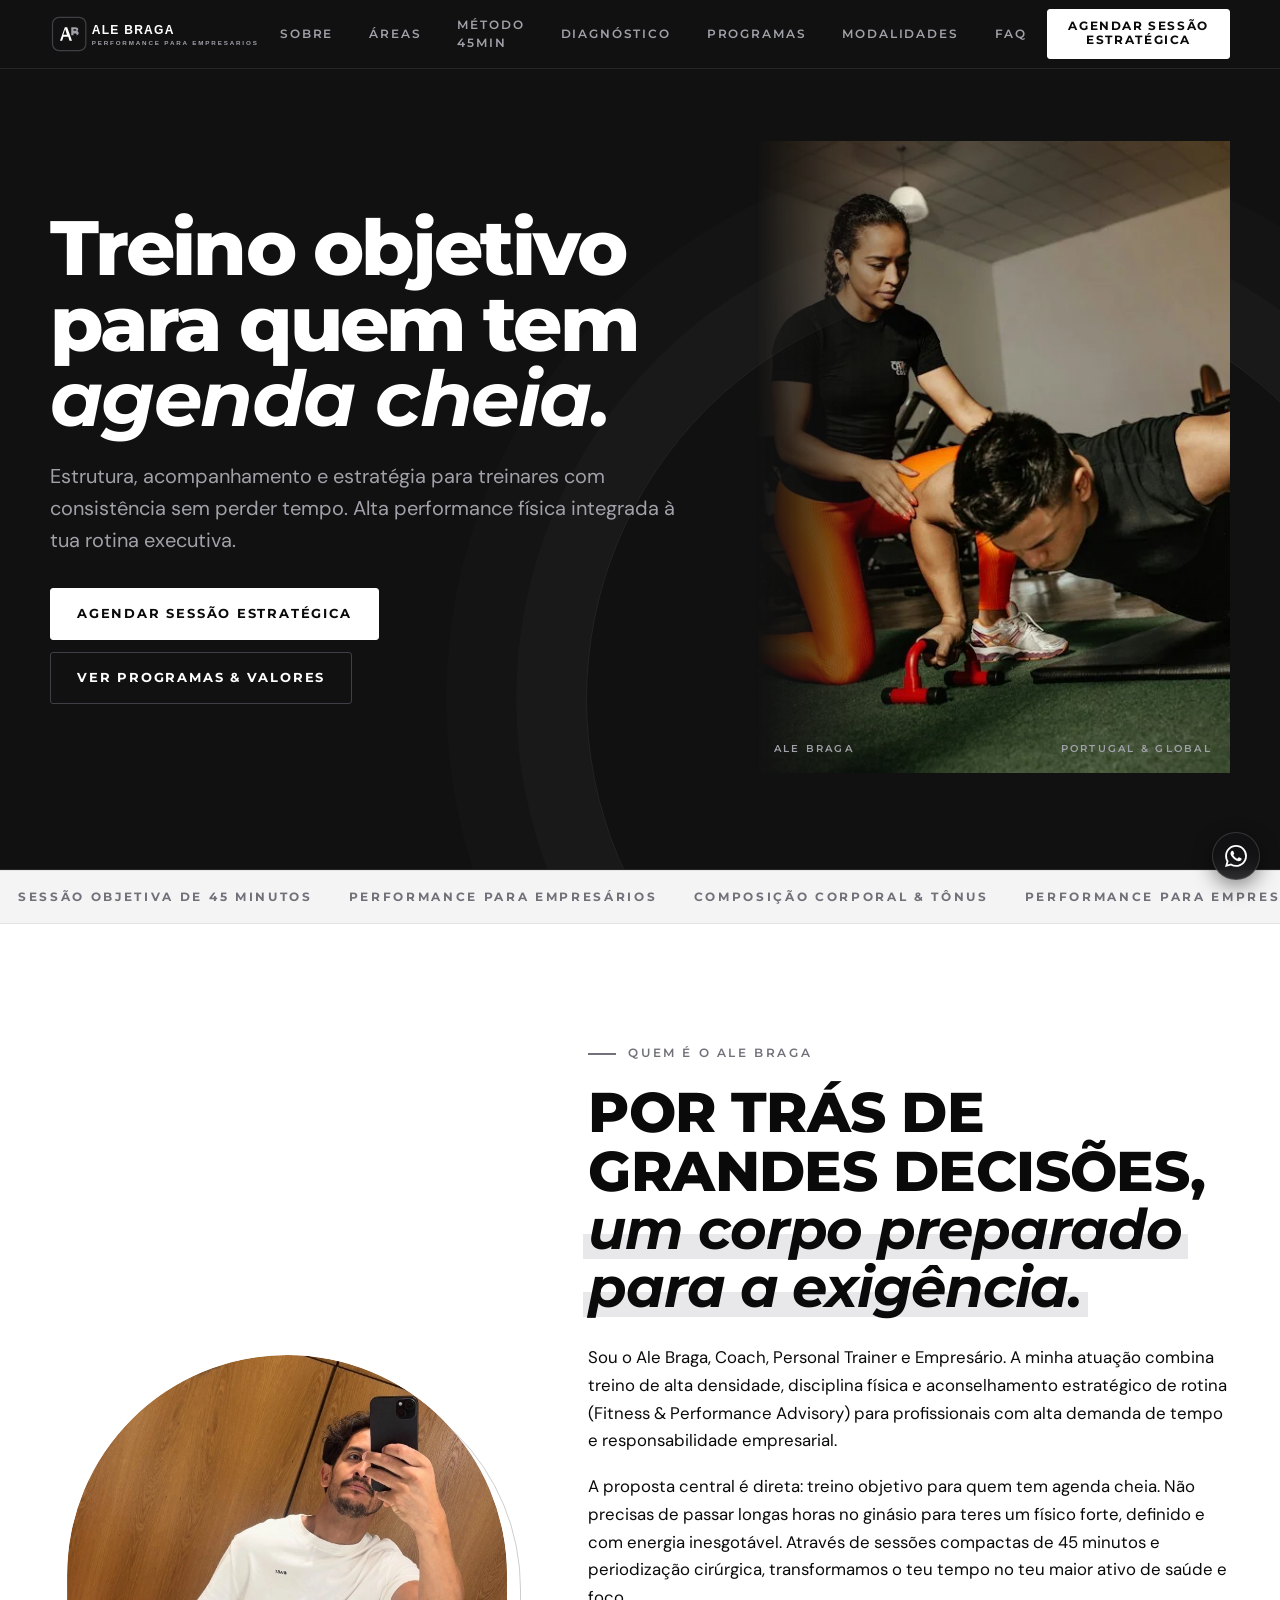
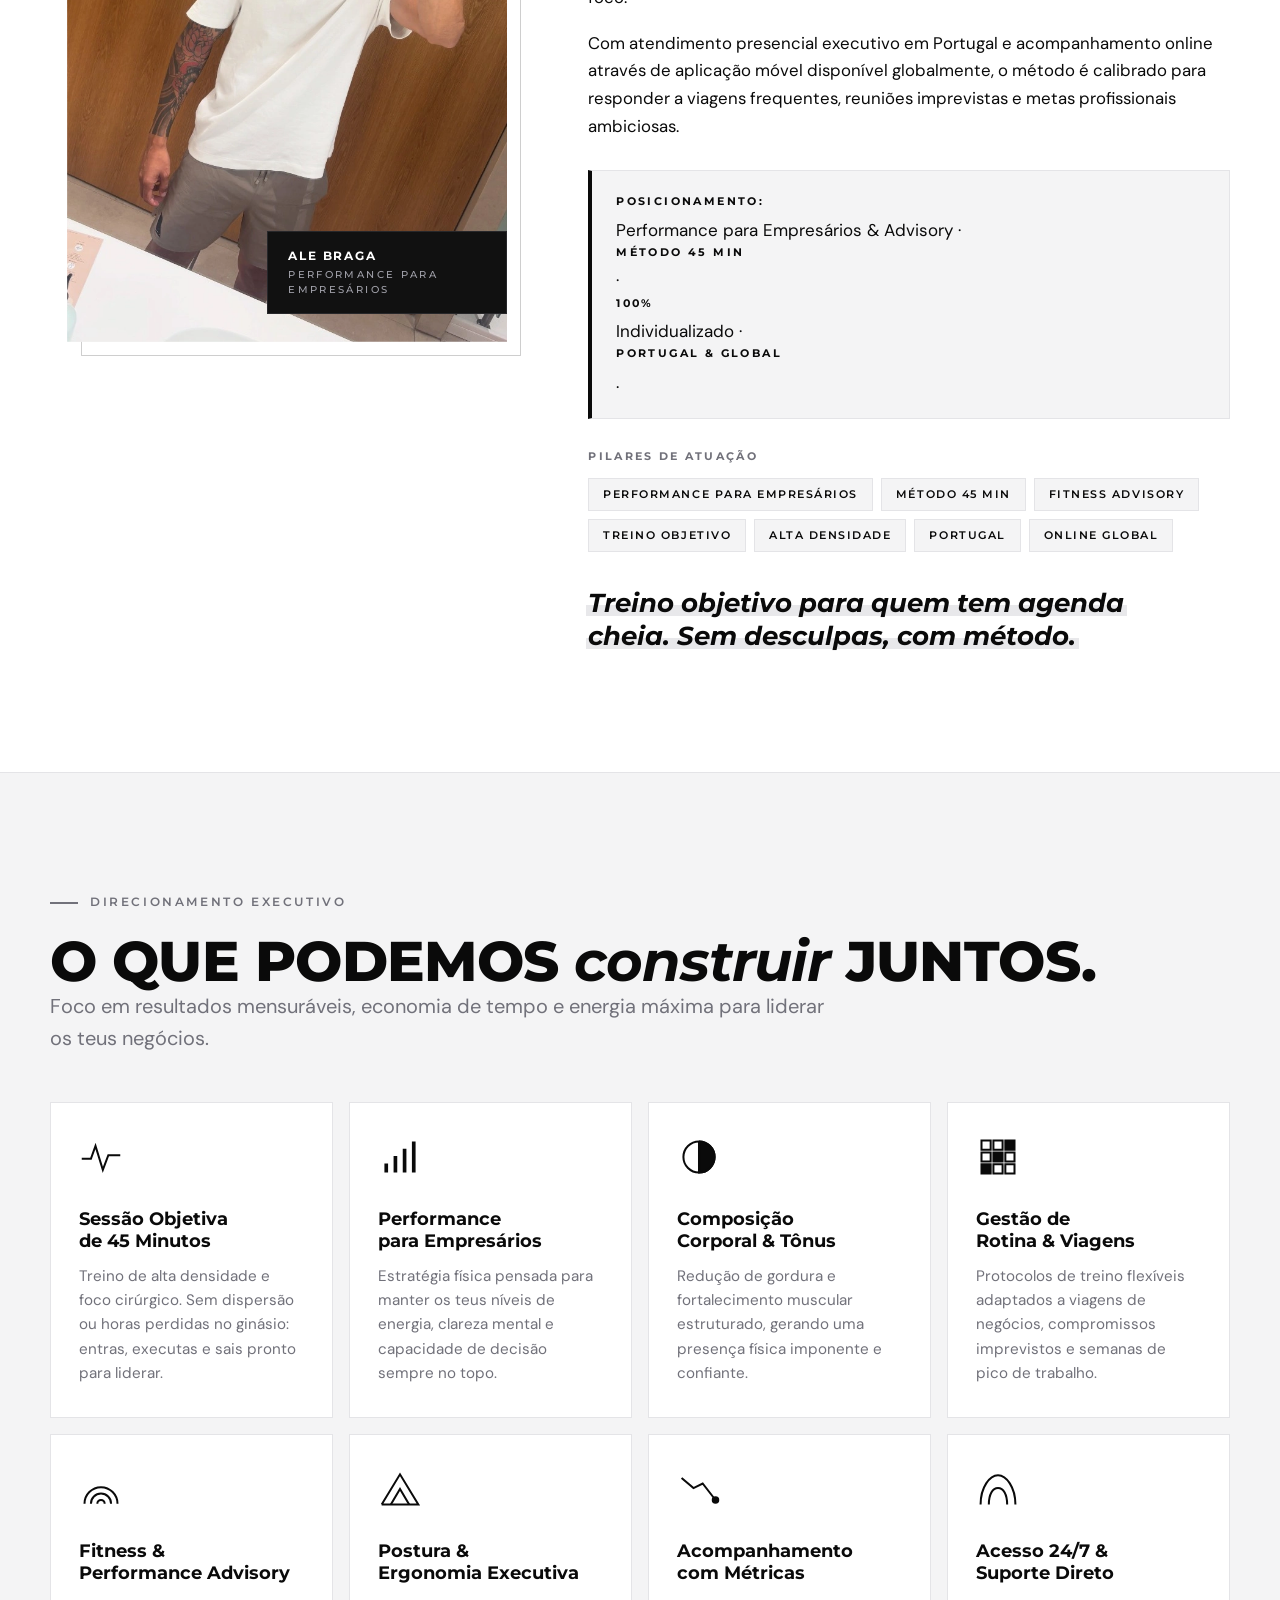
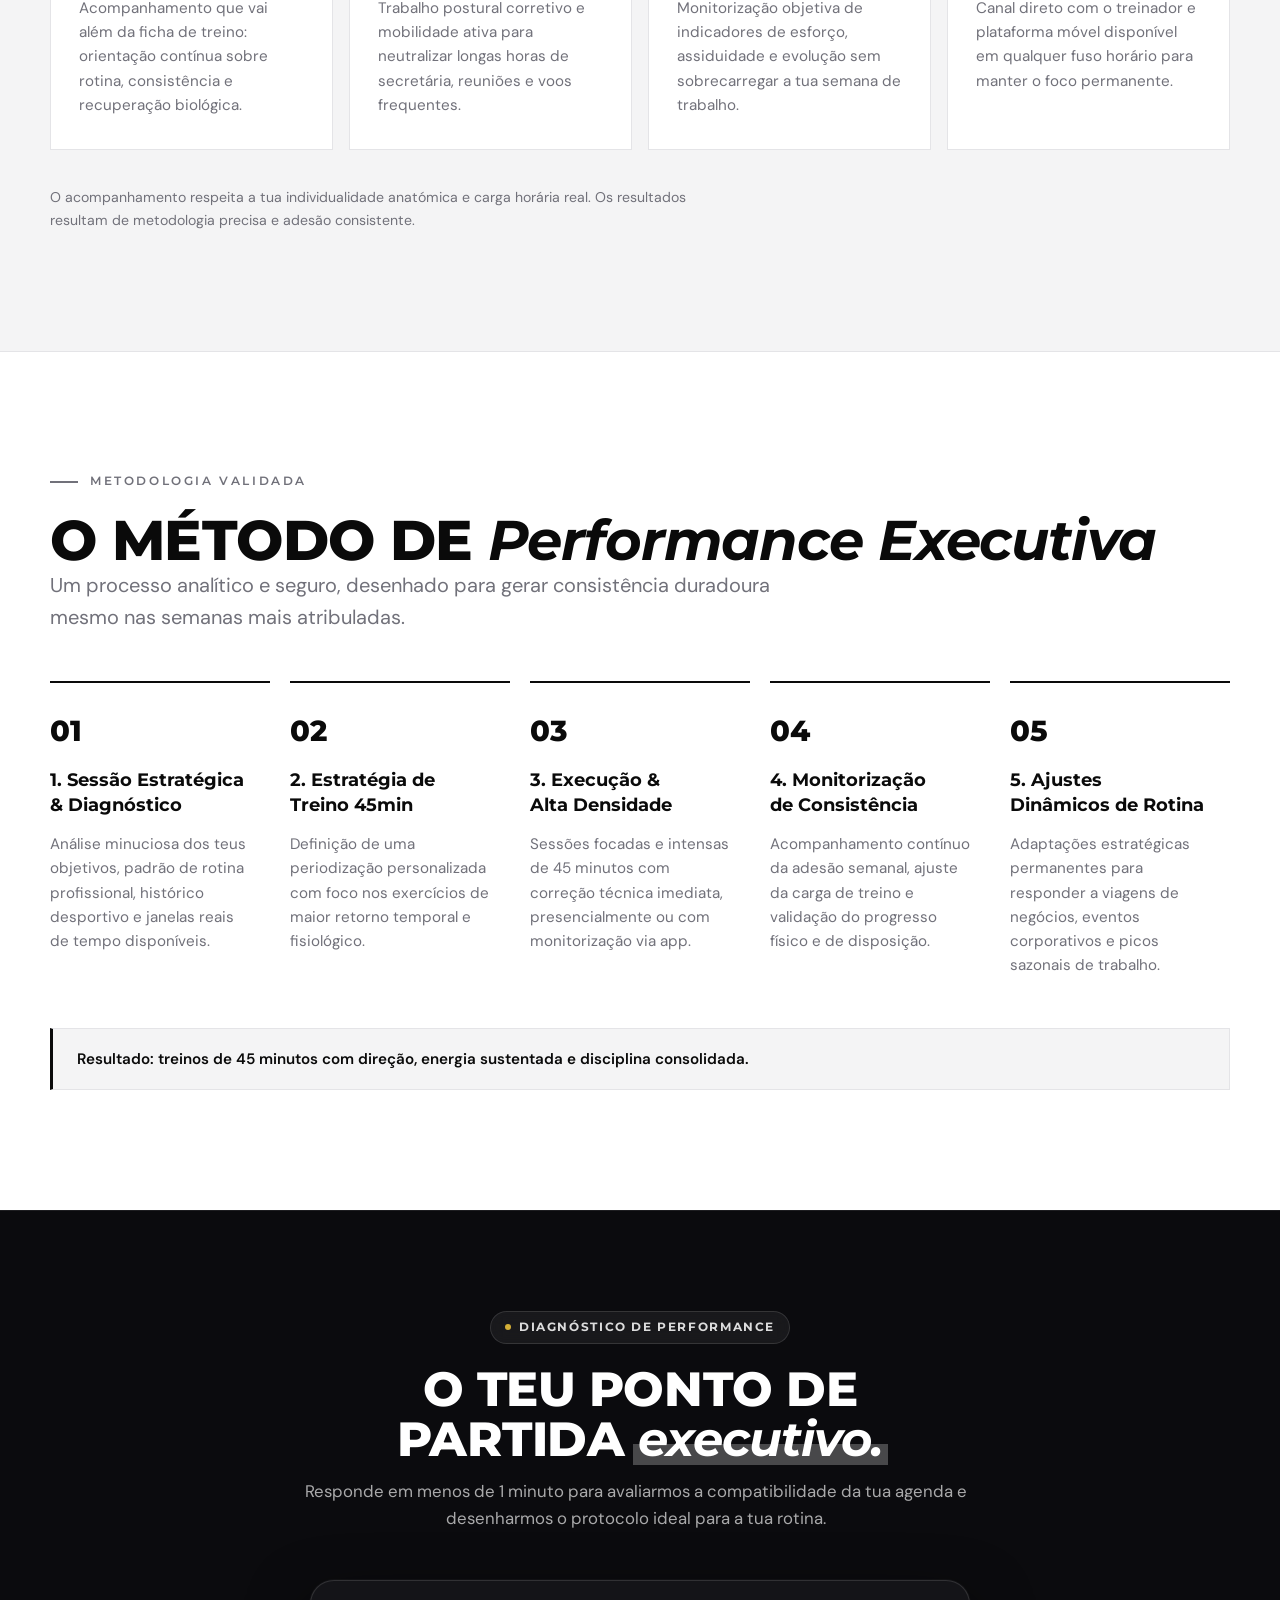
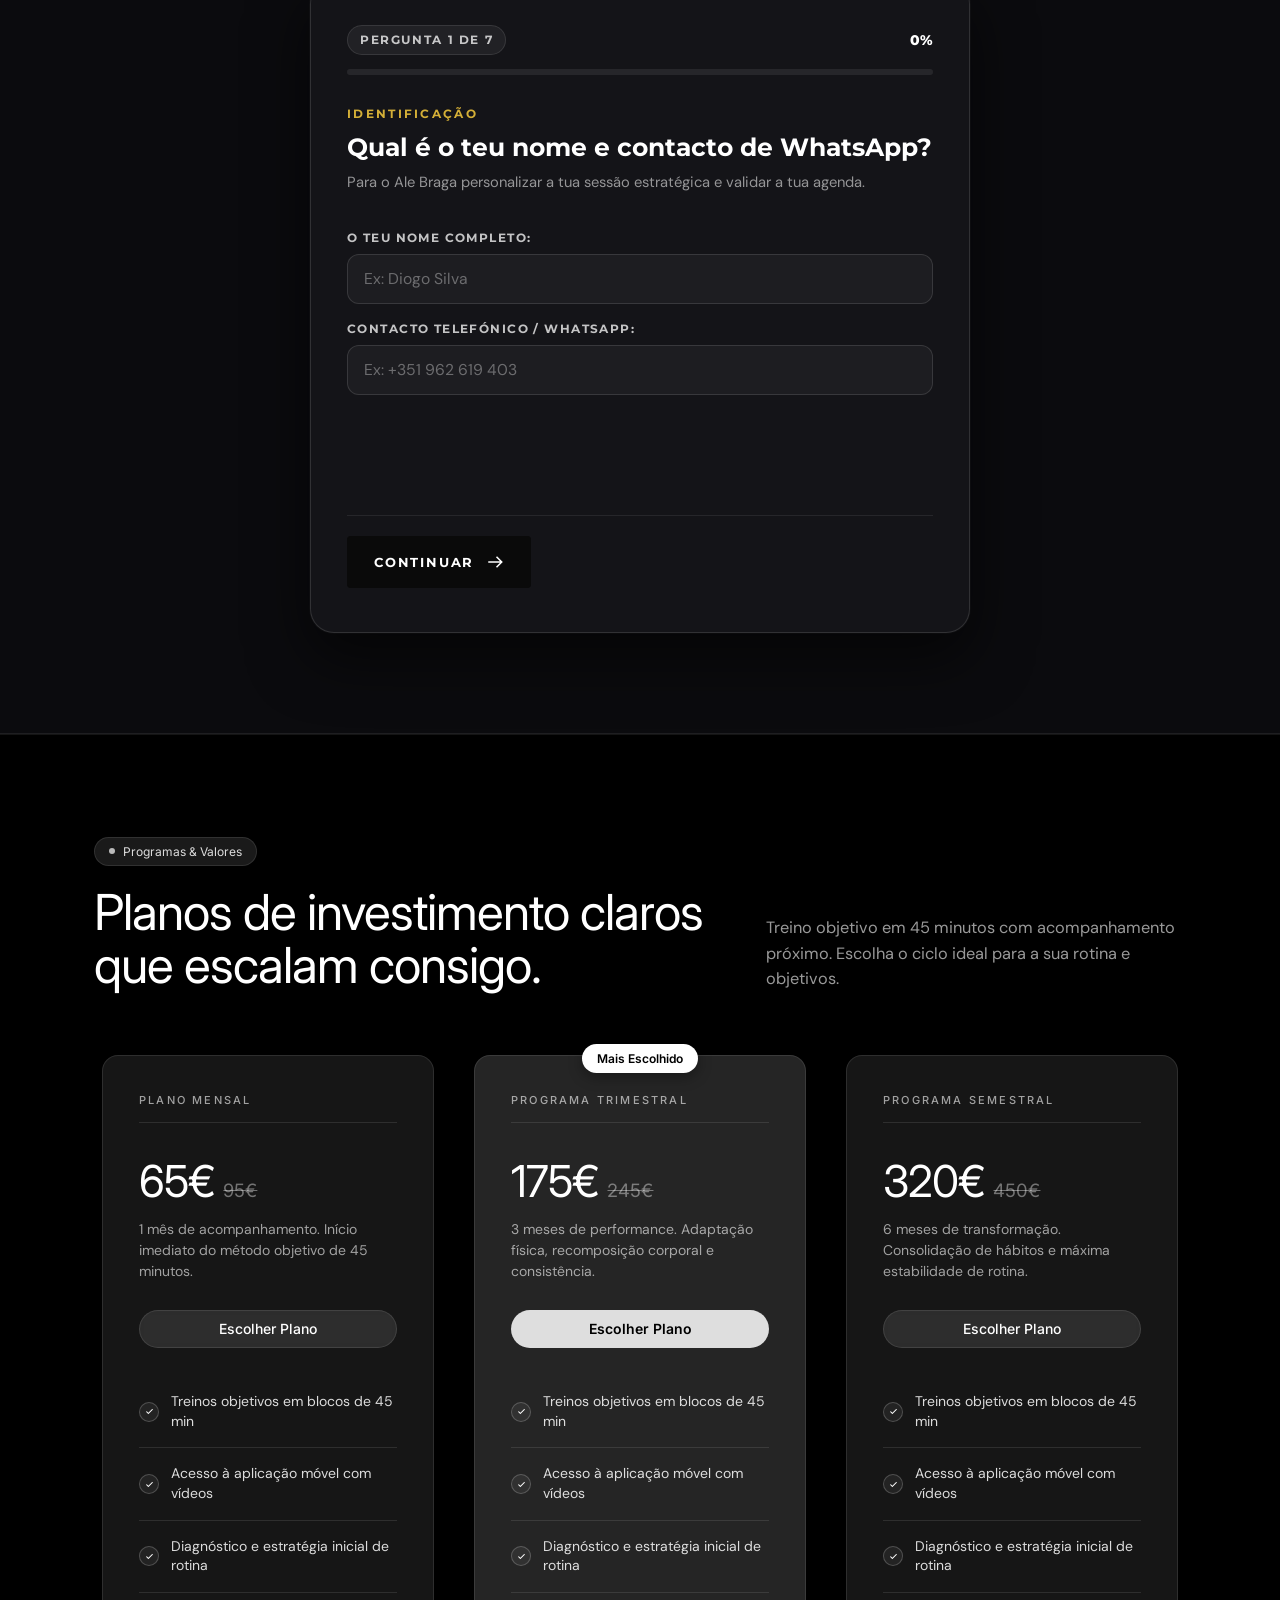
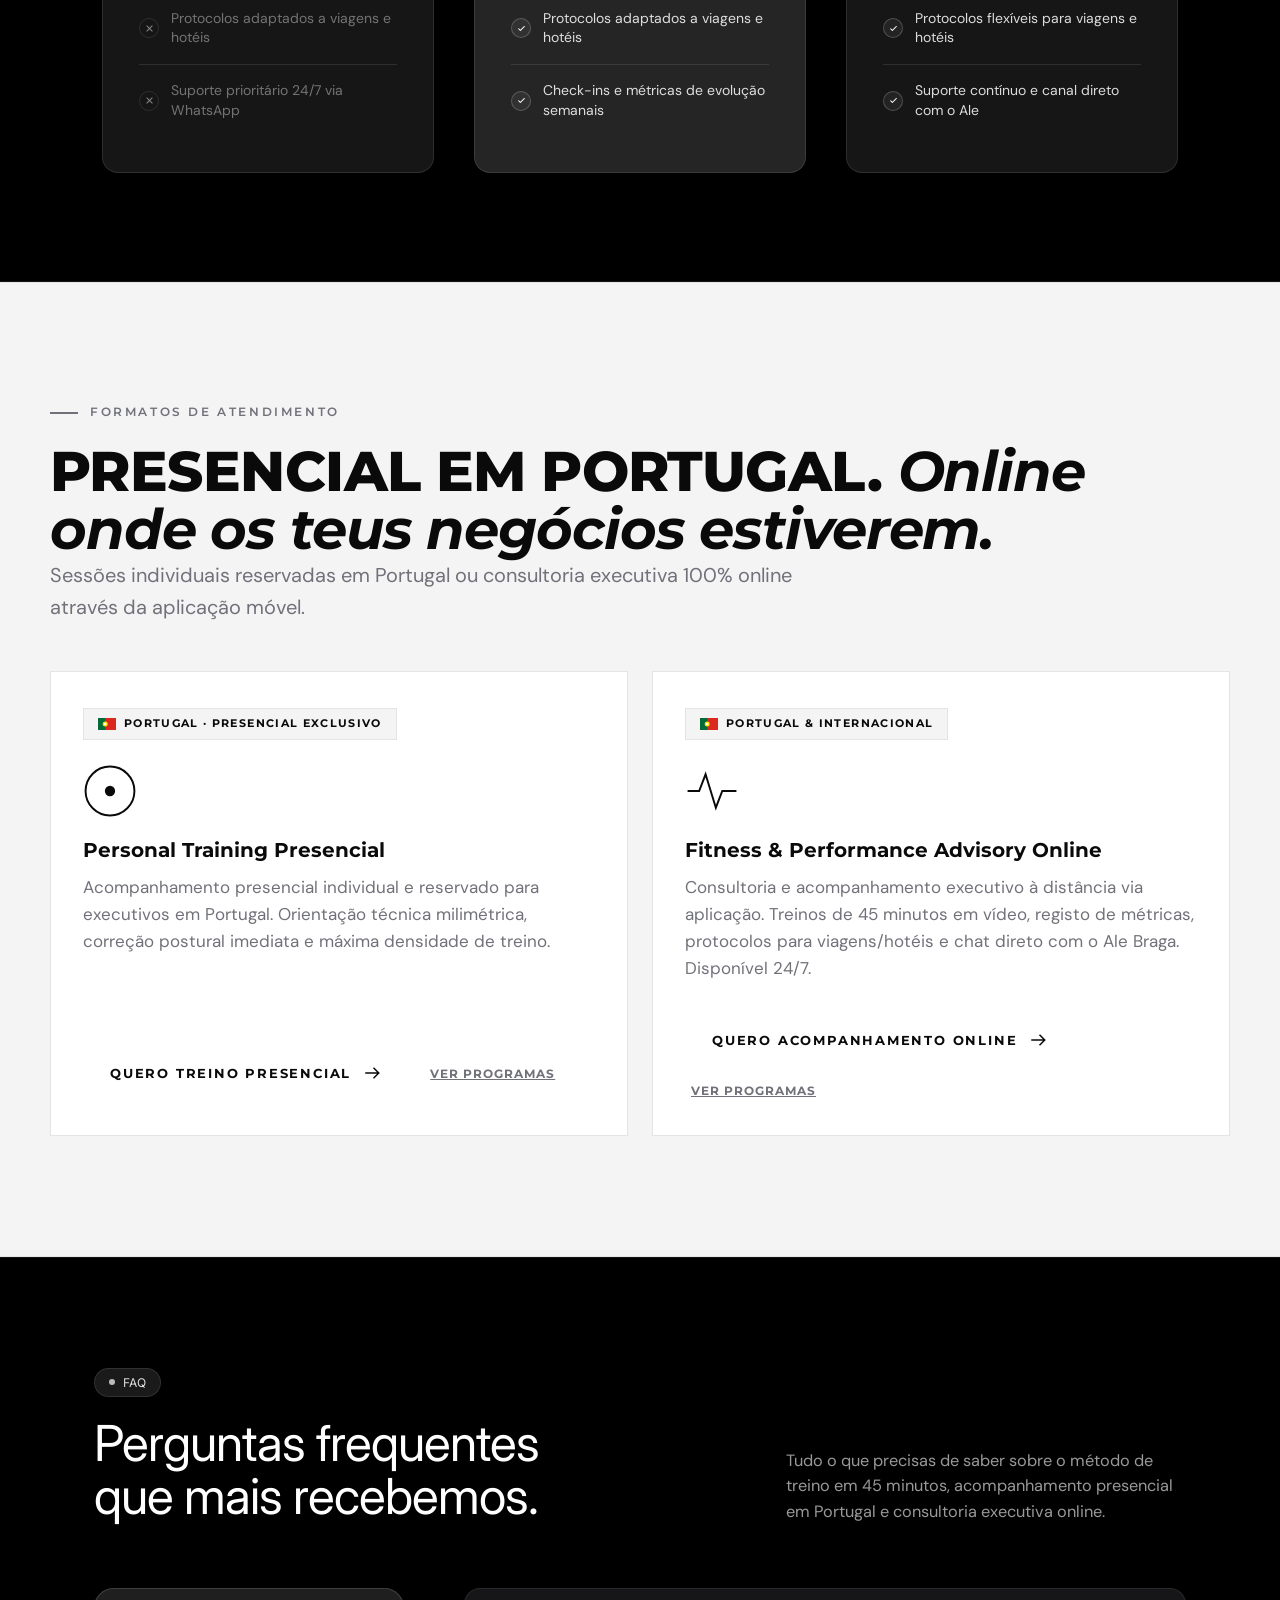
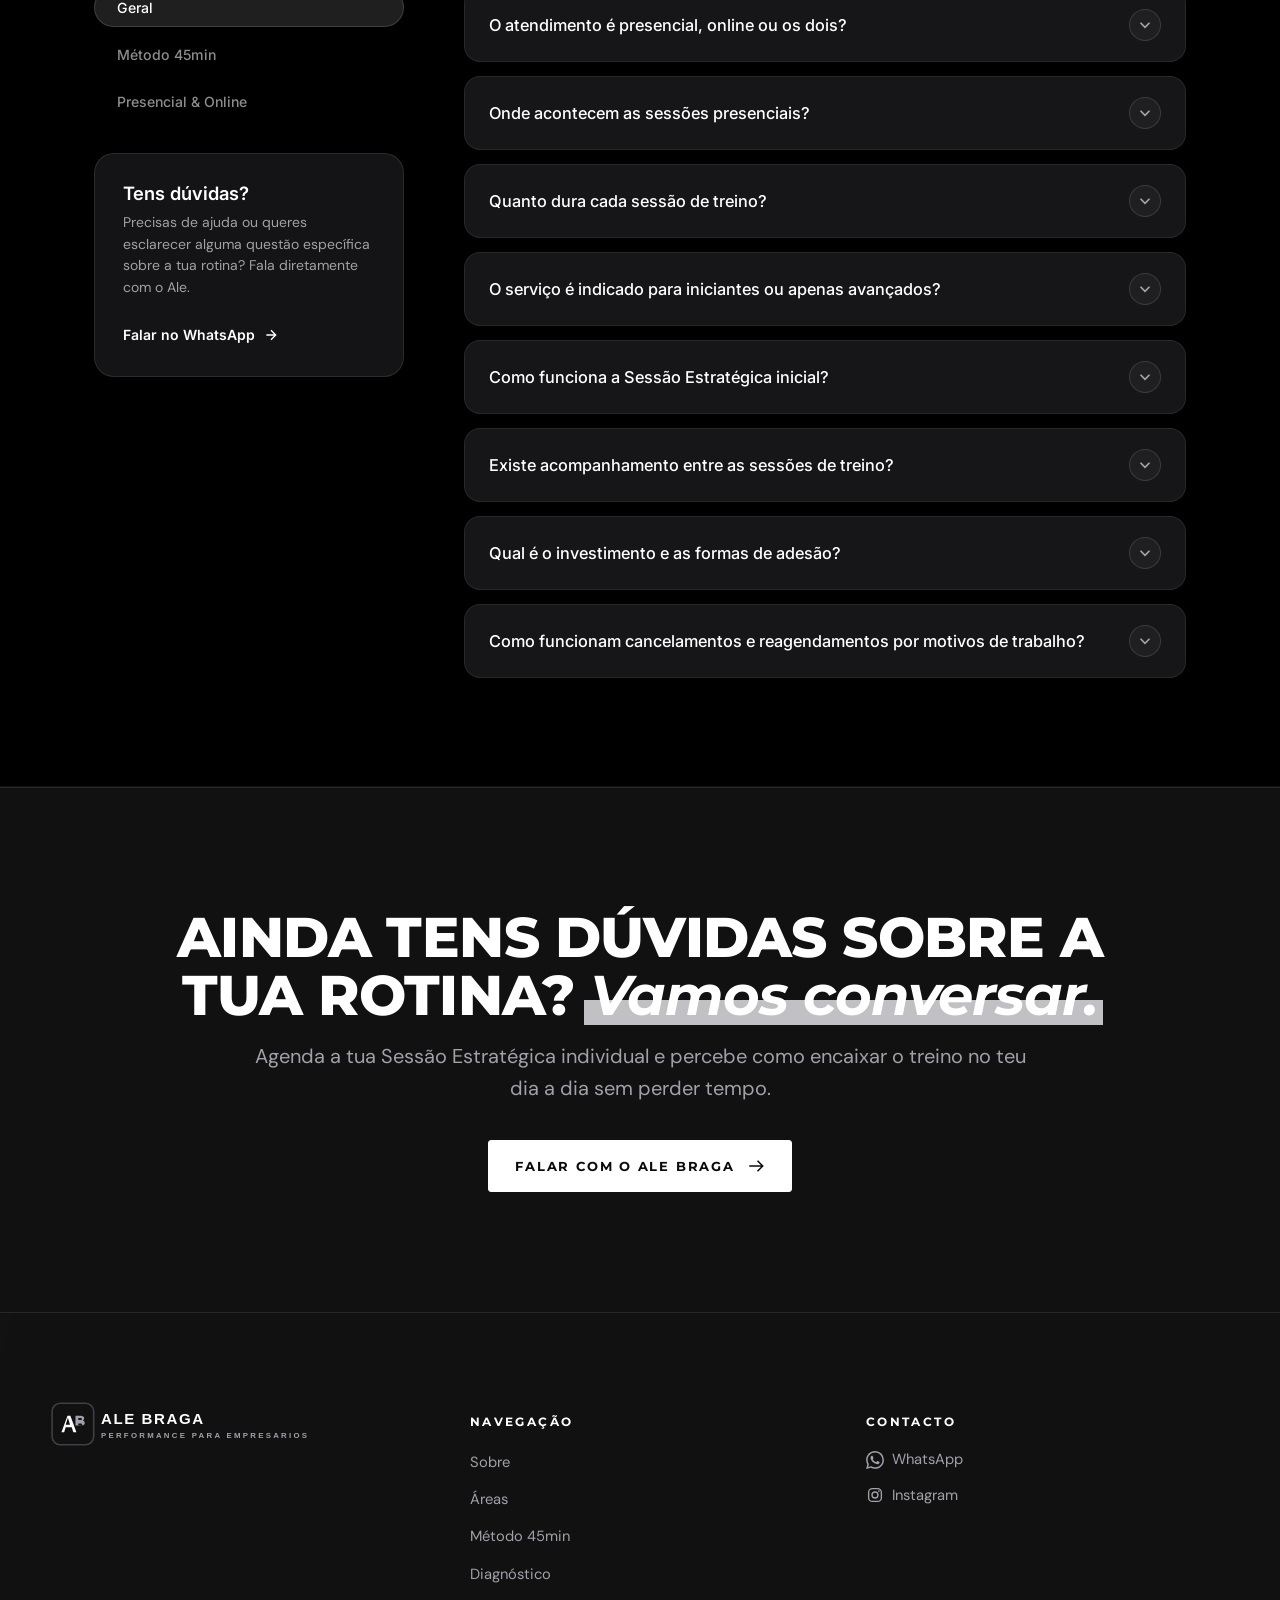
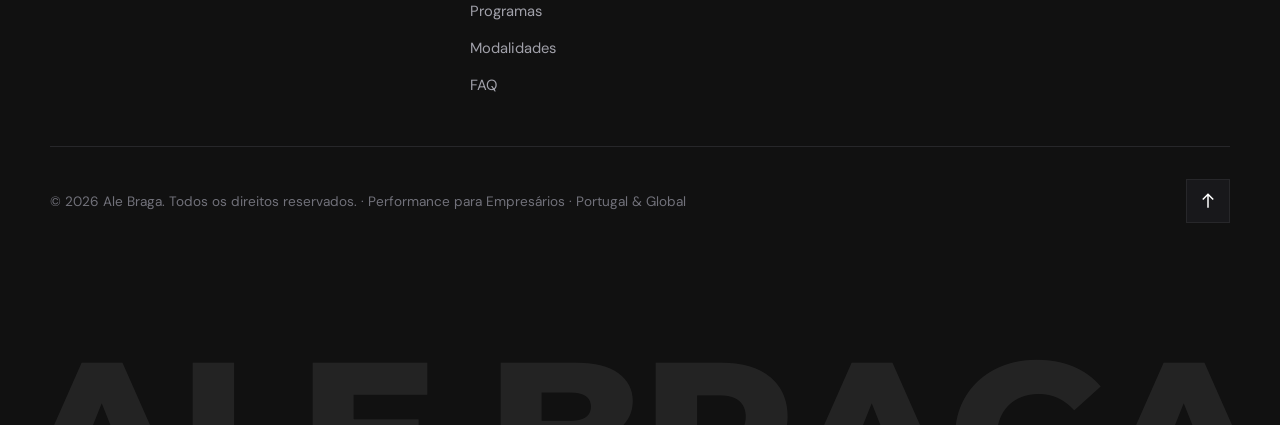
<file: index.html>
<!doctype html>
<html lang="pt-PT">
<head>
  <meta charset="utf-8">
  <meta name="viewport" content="width=device-width,initial-scale=1,maximum-scale=1,user-scalable=no,viewport-fit=cover">
  <title>Ale Braga | Performance para Empresários | Treino Objetivo para Agendas Cheias</title>

  <meta name="description" content="Treino objetivo para quem tem agenda cheia. Coach, Personal Trainer e Fitness & Performance Advisory para empresários, executivos e profissionais exigentes em Portugal e Online.">
  <link rel="canonical" href="./">
  <meta property="og:type" content="website">
  <meta property="og:url" content="./">
  <meta property="og:title" content="Ale Braga | Performance para Empresários">
  <meta property="og:description" content="Treino objetivo para quem tem agenda cheia. Estrutura, acompanhamento e estratégia para treinares com consistência sem perder tempo.">
  <meta property="og:image" content="assets/ale_hero.webp">
  <meta property="og:image:type" content="image/webp">
  <meta name="twitter:card" content="summary_large_image">
  <meta name="twitter:title" content="Ale Braga | Performance para Empresários">
  <meta name="twitter:description" content="Treino objetivo para quem tem agenda cheia. Estrutura, acompanhamento e estratégia para treinares com consistência sem perder tempo.">
  <meta name="twitter:image" content="assets/ale_hero.webp">
  <meta name="author" content="Ale Braga">
  <meta property="og:locale" content="pt_PT">
  
  <link rel="preconnect" href="https://fonts.googleapis.com">
  <link rel="preconnect" href="https://fonts.gstatic.com" crossorigin>
  <link href="https://fonts.googleapis.com/css2?family=DM+Sans:ital,opsz,wght@0,9..40,400;0,9..40,500;0,9..40,700;1,9..40,400&family=Inter:wght@400;500;600;700&family=Montserrat:ital,wght@0,500;0,600;0,700;0,800;1,500;1,700;1,800&display=swap" rel="stylesheet">
  <link rel="stylesheet" href="https://fonts.googleapis.com/css2?family=Material+Symbols+Outlined:opsz,wght,FILL,GRAD@20..48,100..700,0..1,-50..200">
  
  <meta name="theme-color" content="#111111">
  <link rel="icon" type="image/svg+xml" href="data:image/svg+xml,%3Csvg xmlns='http://www.w3.org/2000/svg' viewBox='0 0 32 32'%3E%3Crect width='32' height='32' rx='8' fill='%23121319' stroke='%23D4AF37' stroke-width='2'/%3E%3Ctext x='50%25' y='55%25' dominant-baseline='middle' text-anchor='middle' fill='%23D4AF37' font-family='Montserrat%2C sans-serif' font-weight='800' font-size='13'%3EAB%3C/text%3E%3C/svg%3E">

  <!-- Sempre recarregar do início da página -->
  <script>
    if ('scrollRestoration' in history) {
      history.scrollRestoration = 'manual';
    }
    window.scrollTo(0, 0);
  </script>

  <!-- Schema.org Structured Data -->
  <script type="application/ld+json">
  {
    "@context": "https://schema.org",
    "@type": "Person",
    "name": "Ale Braga",
    "jobTitle": "Coach, Personal Trainer & Fitness Advisory",
    "telephone": "+351962619403",
    "url": "https://www.instagram.com/eualebraga/",
    "image": "assets/ale_hero.webp",
    "address": {
      "@type": "PostalAddress",
      "addressCountry": "PT"
    }
  }
  </script>

  <link rel="stylesheet" href="style.css?v=20261118_v17">
</head>
<body>

  <!-- SVGs Defs -->
  <svg width="0" height="0" style="position:absolute" aria-hidden="true" focusable="false">
    <defs>
      <symbol id="flag-pt" viewBox="0 0 30 20">
        <rect width="30" height="20" fill="#DA291C"/>
        <rect width="12" height="20" fill="#046A38"/>
        <circle cx="12" cy="10" r="4.2" fill="#FFE000"/>
        <circle cx="12" cy="10" r="2" fill="#fff"/>
      </symbol>
      <symbol id="flag-br" viewBox="0 0 30 20">
        <rect width="30" height="20" fill="#009C3B"/>
        <path d="M15 2.2 27.2 10 15 17.8 2.8 10z" fill="#FFDF00"/>
        <circle cx="15" cy="10" r="4.4" fill="#002776"/>
        <path d="M10.8 9.1Q15 7.9 19.2 11" fill="none" stroke="#fff" stroke-width=".9"/>
      </symbol>
      <symbol id="ig" viewBox="0 0 24 24">
        <rect x="3.5" y="3.5" width="17" height="17" rx="5" fill="none" stroke="currentColor" stroke-width="1.8"/>
        <circle cx="12" cy="12" r="4" fill="none" stroke="currentColor" stroke-width="1.8"/>
        <circle cx="17.2" cy="6.8" r="1.2" fill="currentColor"/>
      </symbol>
      <symbol id="arrow" viewBox="0 0 24 24">
        <path d="M3 12h17M14 5l7 7-7 7" fill="none" stroke="currentColor" stroke-width="2"/>
      </symbol>
      <symbol id="wa" viewBox="0 0 24 24">
        <path fill="currentColor" d="M17.472 14.382c-.297-.149-1.758-.867-2.03-.967-.273-.099-.471-.148-.67.15-.197.297-.767.966-.94 1.164-.173.199-.347.223-.644.075-.297-.15-1.255-.463-2.39-1.475-.883-.788-1.48-1.761-1.653-2.059-.173-.297-.018-.458.13-.606.134-.133.298-.347.446-.52.149-.174.198-.298.298-.497.099-.198.05-.371-.025-.52-.075-.149-.669-1.612-.916-2.207-.242-.579-.487-.5-.669-.51-.173-.008-.371-.01-.57-.01-.198 0-.52.074-.792.372-.272.297-1.04 1.016-1.04 2.479 0 1.462 1.065 2.875 1.213 3.074.149.198 2.096 3.2 5.077 4.487.709.306 1.262.489 1.694.625.712.227 1.36.195 1.871.118.571-.085 1.758-.719 2.006-1.413.248-.694.248-1.289.173-1.413-.074-.124-.272-.198-.57-.347m-5.421 7.403h-.004a9.87 9.87 0 01-5.031-1.378l-.361-.214-3.741.982.998-3.648-.235-.374a9.86 9.86 0 01-1.51-5.26c.001-5.45 4.436-9.884 9.888-9.884 2.64 0 5.122 1.03 6.988 2.898a9.825 9.825 0 012.893 6.994c-.003 5.45-4.437 9.884-9.885 9.884m8.413-18.297A11.815 11.815 0 0012.05 0C5.495 0 .16 5.335.157 11.892c0 2.096.547 4.142 1.588 5.945L.057 24l6.305-1.654a11.882 11.882 0 005.683 1.448h.005c6.554 0 11.89-5.335 11.893-11.893a11.821 11.821 0 00-3.48-8.413Z"/>
      </symbol>
    </defs>
  </svg>

  <a class="skip" href="#conteudo">Saltar para o conteúdo</a>

  <!-- HEADER -->
  <header class="hdr dark" id="topo">
    <div class="wrap">
      <a class="logo" href="#inicio" aria-label="Ale Braga, Performance para Empresários. Início">
        <span class="logo-img" aria-hidden="true"></span>
      </a>
      <nav class="nav" id="nav" aria-label="Principal"></nav>
      <div class="hdr-end">
        <a class="btn btn-light btn-sm hdr-cta" data-wa="avaliacao" href="#questionario" target="_blank" rel="noopener">
          Agendar Sessão Estratégica
        </a>
        <button class="burger" id="burger" type="button" aria-label="Abrir menu" aria-expanded="false" aria-controls="mnav">
          <span></span>
        </button>
      </div>
    </div>
    <nav class="mnav" id="mnav" aria-label="Menu móvel">
      <div class="wrap" id="mnav-in"></div>
    </nav>
  </header>

  <!-- CONTEÚDO PRINCIPAL -->
  <main id="conteudo">
    <!-- HERO -->
    <section class="hero dark" id="inicio" aria-labelledby="h1">
      <div class="wrap">
        <div>
          <h1 id="h1" class="rise" style="--d:.15s">
            Treino objetivo para quem tem <em>agenda cheia.</em>
          </h1>
          <p class="lead rise" style="--d:.3s">
            Estrutura, acompanhamento e estratégia para treinares com consistência sem perder tempo. Alta performance física integrada à tua rotina executiva.
          </p>
          <div class="ctas rise" style="--d:.42s">
            <a class="btn btn-light" href="#questionario">
              Agendar Sessão Estratégica
            </a>
            <a class="btn btn-ghost" href="#planos">
              Ver Programas &amp; Valores
            </a>
          </div>
        </div>
        <figure class="photo rise" style="--d:.25s;margin:0">
          <div class="frame">
            <img src="assets/ale_hero.webp" alt="Ale Braga - Performance para Empresários" width="960" height="1280" fetchpriority="high" decoding="async">
          </div>
          <figcaption>
            <span>Ale Braga</span>
            <span>Portugal &amp; Global</span>
          </figcaption>
        </figure>
      </div>
    </section>

    <!-- STRIP TICKER -->
    <div class="strip dark" aria-hidden="true">
      <div class="strip-track" id="strip"></div>
    </div>

    <!-- SOBRE -->
    <section class="about" id="sobre" aria-labelledby="h-sobre">
      <div class="wrap">
        <figure class="about-photo" data-reveal style="margin:0">
          <picture>
            <source srcset="assets/ale_braga_oficial.webp?v=20261118_v2" type="image/webp">
            <img class="img" src="assets/ale_braga_oficial.jpg?v=20261118_v2" alt="Ale Braga - Performance para Empresários" width="770" height="960" loading="eager" decoding="async">
          </picture>
          <figcaption class="tag">Ale Braga <span>PERFORMANCE PARA EMPRESÁRIOS</span></figcaption>
        </figure>
        <div data-reveal style="--d:.1s">
          <p class="kicker">Quem é o Ale Braga</p>
          <h2 id="h-sobre">Por trás de grandes decisões, <em class="hl">um corpo preparado para a exigência.</em></h2>
          <div class="body">
            <p>Sou o Ale Braga, Coach, Personal Trainer e Empresário. A minha atuação combina treino de alta densidade, disciplina física e aconselhamento estratégico de rotina (Fitness &amp; Performance Advisory) para profissionais com alta demanda de tempo e responsabilidade empresarial.</p>
            <p>A proposta central é direta: treino objetivo para quem tem agenda cheia. Não precisas de passar longas horas no ginásio para teres um físico forte, definido e com energia inesgotável. Através de sessões compactas de 45 minutos e periodização cirúrgica, transformamos o teu tempo no teu maior ativo de saúde e foco.</p>
            <p>Com atendimento presencial executivo em Portugal e acompanhamento online através de aplicação móvel disponível globalmente, o método é calibrado para responder a viagens frequentes, reuniões imprevistas e metas profissionais ambiciosas.</p>
          </div>
          <div class="formation">
            <b>Posicionamento:</b> Performance para Empresários &amp; Advisory · <b>Método 45 Min</b> · <b>100%</b> Individualizado · <b>Portugal &amp; Global</b>.
          </div>
          <p class="fchips-t">Pilares de atuação</p>
          <div class="fchips" id="fchips"></div>
          <p class="pull"><span class="hl">Treino objetivo para quem tem agenda cheia. Sem desculpas, com método.</span></p>
        </div>
      </div>
    </section>

    <!-- ÁREAS DE FOCO -->
    <section class="areas" id="areas" aria-labelledby="h-areas">
      <div class="wrap">
        <div class="head" data-reveal>
          <p class="kicker">Direcionamento Executivo</p>
          <h2 id="h-areas">O que podemos <em>construir</em> juntos.</h2>
          <p class="lead muted">Foco em resultados mensuráveis, economia de tempo e energia máxima para liderar os teus negócios.</p>
        </div>
        <div class="focus-grid" id="focus-grid"></div>
        <p class="note">O acompanhamento respeita a tua individualidade anatómica e carga horária real. Os resultados resultam de metodologia precisa e adesão consistente.</p>
      </div>
    </section>

    <!-- COMO FUNCIONA -->
    <section class="process" id="como-funciona" aria-labelledby="h-proc">
      <div class="wrap">
        <div class="head" data-reveal>
          <p class="kicker">Metodologia Validada</p>
          <h2 id="h-proc">O Método de <em>Performance Executiva</em></h2>
          <p class="lead muted">Um processo analítico e seguro, desenhado para gerar consistência duradoura mesmo nas semanas mais atribuladas.</p>
        </div>
        <ol class="steps" id="steps"></ol>
        <p class="res" data-reveal>Resultado: treinos de 45 minutos com direção, energia sustentada e disciplina consolidada.</p>
      </div>
    </section>

    <!-- QUESTIONÁRIO INTERATIVO -->
    <section class="quiz dark" id="questionario" aria-labelledby="h-quiz">
      <div class="wrap">
        <div class="intro" data-reveal>
          <span class="quiz-pill">
            <span class="dot"></span>
            Diagnóstico de Performance
          </span>
          <h2 id="h-quiz">O teu ponto de partida <em class="hl hl-b">executivo.</em></h2>
          <p class="lead">Responde em menos de 1 minuto para avaliarmos a compatibilidade da tua agenda e desenharmos o protocolo ideal para a tua rotina.</p>
          <p class="sel" id="sel-plan" hidden></p>
        </div>
        <div class="qcard" data-reveal style="--d:.1s">
          <div class="qtop">
            <span class="qstep-badge" id="q-count">Pergunta 1 de 6</span>
            <span class="qpct-badge" id="q-pct">0%</span>
          </div>
          <div class="bar" id="q-bar" role="progressbar" aria-valuenow="0" aria-valuemin="0" aria-valuemax="100" aria-label="Progresso do questionário">
            <i></i>
          </div>
          <div class="stage" id="stage" tabindex="-1"></div>
          <div class="err" id="q-err" role="alert"></div>
          <div class="qnav" id="q-nav"></div>
        </div>
      </div>
    </section>

    <!-- PLANOS & VALORES (DESIGN LUXURY ESCURO - 3 PLANOS EM PORTUGUÊS) -->
    <section class="pricing-sec" id="planos" aria-labelledby="h-pricing">
      <div class="pricing-wrap">
        <!-- HEADER -->
        <div class="pricing-header">
          <div class="pricing-header-left">
            <div data-reveal>
              <span class="pricing-pill">
                <span class="dot"></span>
                Programas &amp; Valores
              </span>
            </div>
            <div data-reveal style="--d:0.1s">
              <h2 id="h-pricing" class="pricing-title">
                Planos de investimento claros<br class="br-hide"> que escalam consigo.
              </h2>
            </div>
          </div>
          <div data-reveal style="--d:0.2s">
            <p class="pricing-desc">
              Treino objetivo em 45 minutos com acompanhamento próximo. Escolha o ciclo ideal para a sua rotina e objetivos.
            </p>
          </div>
        </div>

        <!-- CARDS GRID (3 PLANOS) -->
        <div class="pricing-grid">
          
          <!-- CARD 1: Plano Mensal -->
          <div class="spotlight-card" data-reveal style="--d:0.05s">
            <div class="inner-card card-dark-1">
              <div class="pricing-eyebrow">
                Plano Mensal
              </div>
              <div class="pricing-divider"></div>

              <div class="pricing-price-row">
                <span class="price-val">65€</span>
                <span class="price-orig">95€</span>
              </div>

              <p class="pricing-card-desc">
                1 mês de acompanhamento. Início imediato do método objetivo de 45 minutos.
              </p>

              <div class="pricing-btn-wrap">
                <a href="#questionario" data-plan="mensal" class="btn-spotlight btn-secondary-spot">
                  <span>Escolher Plano</span>
                </a>
              </div>

              <ul class="pricing-features">
                <li class="pricing-feature-item included">
                  <span class="icon-circle included">
                    <span class="material-symbols-outlined">check</span>
                  </span>
                  <span>Treinos objetivos em blocos de 45 min</span>
                </li>
                <li class="pricing-feature-item included">
                  <span class="icon-circle included">
                    <span class="material-symbols-outlined">check</span>
                  </span>
                  <span>Acesso à aplicação móvel com vídeos</span>
                </li>
                <li class="pricing-feature-item included">
                  <span class="icon-circle included">
                    <span class="material-symbols-outlined">check</span>
                  </span>
                  <span>Diagnóstico e estratégia inicial de rotina</span>
                </li>
                <li class="pricing-feature-item excluded">
                  <span class="icon-circle">
                    <span class="material-symbols-outlined">close</span>
                  </span>
                  <span>Protocolos adaptados a viagens e hotéis</span>
                </li>
                <li class="pricing-feature-item excluded">
                  <span class="icon-circle">
                    <span class="material-symbols-outlined">close</span>
                  </span>
                  <span>Suporte prioritário 24/7 via WhatsApp</span>
                </li>
              </ul>
            </div>
          </div>

          <!-- CARD 2: Programa Trimestral (Destaque) -->
          <div class="spotlight-card" data-reveal style="--d:0.15s">
            <div class="inner-card card-dark-2">
              <div class="badge-featured">
                Mais Escolhido
              </div>

              <div class="pricing-eyebrow">
                Programa Trimestral
              </div>
              <div class="pricing-divider"></div>

              <div class="pricing-price-row">
                <span class="price-val">175€</span>
                <span class="price-orig">245€</span>
              </div>

              <p class="pricing-card-desc">
                3 meses de performance. Adaptação física, recomposição corporal e consistência.
              </p>

              <div class="pricing-btn-wrap">
                <a href="#questionario" data-plan="trimestral" class="btn-spotlight btn-primary-spot">
                  <span>Escolher Plano</span>
                </a>
              </div>

              <ul class="pricing-features">
                <li class="pricing-feature-item included">
                  <span class="icon-circle included">
                    <span class="material-symbols-outlined">check</span>
                  </span>
                  <span>Treinos objetivos em blocos de 45 min</span>
                </li>
                <li class="pricing-feature-item included">
                  <span class="icon-circle included">
                    <span class="material-symbols-outlined">check</span>
                  </span>
                  <span>Acesso à aplicação móvel com vídeos</span>
                </li>
                <li class="pricing-feature-item included">
                  <span class="icon-circle included">
                    <span class="material-symbols-outlined">check</span>
                  </span>
                  <span>Diagnóstico e estratégia inicial de rotina</span>
                </li>
                <li class="pricing-feature-item included">
                  <span class="icon-circle included">
                    <span class="material-symbols-outlined">check</span>
                  </span>
                  <span>Protocolos adaptados a viagens e hotéis</span>
                </li>
                <li class="pricing-feature-item included">
                  <span class="icon-circle included">
                    <span class="material-symbols-outlined">check</span>
                  </span>
                  <span>Check-ins e métricas de evolução semanais</span>
                </li>
              </ul>
            </div>
          </div>

          <!-- CARD 3: Programa Semestral -->
          <div class="spotlight-card" data-reveal style="--d:0.25s">
            <div class="inner-card card-dark-1">
              <div class="pricing-eyebrow">
                Programa Semestral
              </div>
              <div class="pricing-divider"></div>

              <div class="pricing-price-row">
                <span class="price-val">320€</span>
                <span class="price-orig">450€</span>
              </div>

              <p class="pricing-card-desc">
                6 meses de transformação. Consolidação de hábitos e máxima estabilidade de rotina.
              </p>

              <div class="pricing-btn-wrap">
                <a href="#questionario" data-plan="semestral" class="btn-spotlight btn-secondary-spot">
                  <span>Escolher Plano</span>
                </a>
              </div>

              <ul class="pricing-features">
                <li class="pricing-feature-item included">
                  <span class="icon-circle included">
                    <span class="material-symbols-outlined">check</span>
                  </span>
                  <span>Treinos objetivos em blocos de 45 min</span>
                </li>
                <li class="pricing-feature-item included">
                  <span class="icon-circle included">
                    <span class="material-symbols-outlined">check</span>
                  </span>
                  <span>Acesso à aplicação móvel com vídeos</span>
                </li>
                <li class="pricing-feature-item included">
                  <span class="icon-circle included">
                    <span class="material-symbols-outlined">check</span>
                  </span>
                  <span>Diagnóstico e estratégia inicial de rotina</span>
                </li>
                <li class="pricing-feature-item included">
                  <span class="icon-circle included">
                    <span class="material-symbols-outlined">check</span>
                  </span>
                  <span>Protocolos flexíveis para viagens e hotéis</span>
                </li>
                <li class="pricing-feature-item included">
                  <span class="icon-circle included">
                    <span class="material-symbols-outlined">check</span>
                  </span>
                  <span>Suporte contínuo e canal direto com o Ale</span>
                </li>
              </ul>
            </div>
          </div>

        </div>
      </div>
    </section>

    <!-- MODALIDADES -->
    <section class="modes" id="modalidades" aria-labelledby="h-mod">
      <div class="wrap">
        <div class="head" data-reveal>
          <p class="kicker">Formatos de Atendimento</p>
          <h2 id="h-mod">Presencial em Portugal. <em>Online onde os teus negócios estiverem.</em></h2>
          <p class="lead muted">Sessões individuais reservadas em Portugal ou consultoria executiva 100% online através da aplicação móvel.</p>
        </div>
        <div class="mode-grid" id="modes"></div>
      </div>
    </section>

    <!-- FAQ (DESIGN MODERNO DARK COM SIDEBAR E CARDS INDIVIDUAIS) -->
    <section class="faq-sec" id="faq" aria-labelledby="h-faq">
      <div class="faq-wrap">
        <!-- HEADER -->
        <div class="faq-header">
          <div class="faq-header-left" data-reveal>
            <span class="faq-pill">
              <span class="dot"></span>
              FAQ
            </span>
            <h2 id="h-faq" class="faq-title">
              Perguntas frequentes<br class="br-hide"> que mais recebemos.
            </h2>
          </div>
          <div class="faq-header-right" data-reveal style="--d:0.15s">
            <p class="faq-desc">
              Tudo o que precisas de saber sobre o método de treino em 45 minutos, acompanhamento presencial em Portugal e consultoria executiva online.
            </p>
          </div>
        </div>

        <!-- MAIN LAYOUT: SIDEBAR + ACCORDION CARDS -->
        <div class="faq-body">
          <!-- SIDEBAR ESQUERDA -->
          <aside class="faq-sidebar" data-reveal style="--d:0.1s">
            <!-- TABS DE CATEGORIAS -->
            <div class="faq-tabs" role="tablist" aria-label="Categorias de Perguntas">
              <button type="button" class="faq-tab active" data-cat="all" role="tab" aria-selected="true">
                Geral
              </button>
              <button type="button" class="faq-tab" data-cat="metodo" role="tab" aria-selected="false">
                Método 45min
              </button>
              <button type="button" class="faq-tab" data-cat="atendimento" role="tab" aria-selected="false">
                Presencial &amp; Online
              </button>
            </div>

            <!-- CARD "TENS DÚVIDAS?" -->
            <div class="faq-help-card">
              <h3 class="help-title">Tens dúvidas?</h3>
              <p class="help-desc">
                Precisas de ajuda ou queres esclarecer alguma questão específica sobre a tua rotina? Fala diretamente com o Ale.
              </p>
              <a href="#" class="help-link" data-wa="general" target="_blank" rel="noopener">
                <span>Falar no WhatsApp</span>
                <svg width="16" height="16" viewBox="0 0 24 24" fill="none" stroke="currentColor" stroke-width="2" aria-hidden="true"><path d="M5 12h14M12 5l7 7-7 7"/></svg>
              </a>
            </div>
          </aside>

          <!-- LISTA DE CARDS ACCORDION DIREITA -->
          <div class="faq-list" id="faq-list" role="region" aria-label="Respostas às Perguntas Frequentes"></div>
        </div>
      </div>
    </section>

    <!-- CTA FINAL -->
    <section class="final dark" id="contacto" aria-labelledby="h-final">
      <div class="wrap">
        <h2 id="h-final">Ainda tens dúvidas sobre a tua rotina? <em class="hl hl-d">Vamos conversar.</em></h2>
        <p class="lead">Agenda a tua Sessão Estratégica individual e percebe como encaixar o treino no teu dia a dia sem perder tempo.</p>
        <a class="btn btn-light btn-xl" data-wa="general" href="#" target="_blank" rel="noopener">
          Falar com o Ale Braga
          <svg class="arr" aria-hidden="true"><use href="#arrow"/></svg>
        </a>
      </div>
    </section>
  </main>

  <!-- RODAPÉ -->
  <footer class="ftr dark" id="rodape">
    <div class="beam" aria-hidden="true"></div>
    <div class="wrap">
      <div class="f-top">
        <div class="f-brand">
          <a class="logo" href="#inicio" aria-label="Ale Braga, Performance para Empresários. Início">
            <span class="logo-img" aria-hidden="true"></span>
          </a>
        </div>
        <div class="f-links">
          <nav aria-label="Rodapé">
            <h4>Navegação</h4>
            <ul class="f-nav" id="f-nav"></ul>
          </nav>
          <div>
            <h4>Contacto</h4>
            <div class="f-social">
              <a class="gl" data-wa="general" href="#" target="_blank" rel="noopener">
                <svg aria-hidden="true"><use href="#wa"/></svg>
                WhatsApp
              </a>
              <a class="gl" data-ig href="https://www.instagram.com/eualebraga/" target="_blank" rel="noopener">
                <svg aria-hidden="true"><use href="#ig"/></svg>
                Instagram
              </a>
            </div>
          </div>
        </div>
      </div>
      <div class="f-bottom">
        <p>© 2026 Ale Braga. Todos os direitos reservados. · Performance para Empresários · Portugal &amp; Global</p>
        <a class="f-top-btn" href="#inicio" aria-label="Voltar ao topo">
          <svg aria-hidden="true"><use href="#arrow"/></svg>
        </a>
      </div>
    </div>
    <div class="wm pre" id="wm" aria-hidden="true">
      <span class="wm-in" id="wm-in"></span>
    </div>
  </footer>

  <!-- BOTÃO FLUTUANTE WHATSAPP -->
  <a class="wa" id="wa-float" data-wa="general" href="#" aria-label="Falar com o Ale Braga no WhatsApp" target="_blank" rel="noopener">
    <svg aria-hidden="true"><use href="#wa"/></svg>
  </a>

  <noscript>
    <p style="padding:16px;text-align:center;background:#101014;color:#FFFFFF">
      Para ver todo o conteúdo ativa o JavaScript ou fala diretamente com o Ale Braga pelo WhatsApp.
    </p>
  </noscript>

  <script src="app.js?v=20261118_v17"></script>
</body>
</html>
</file>
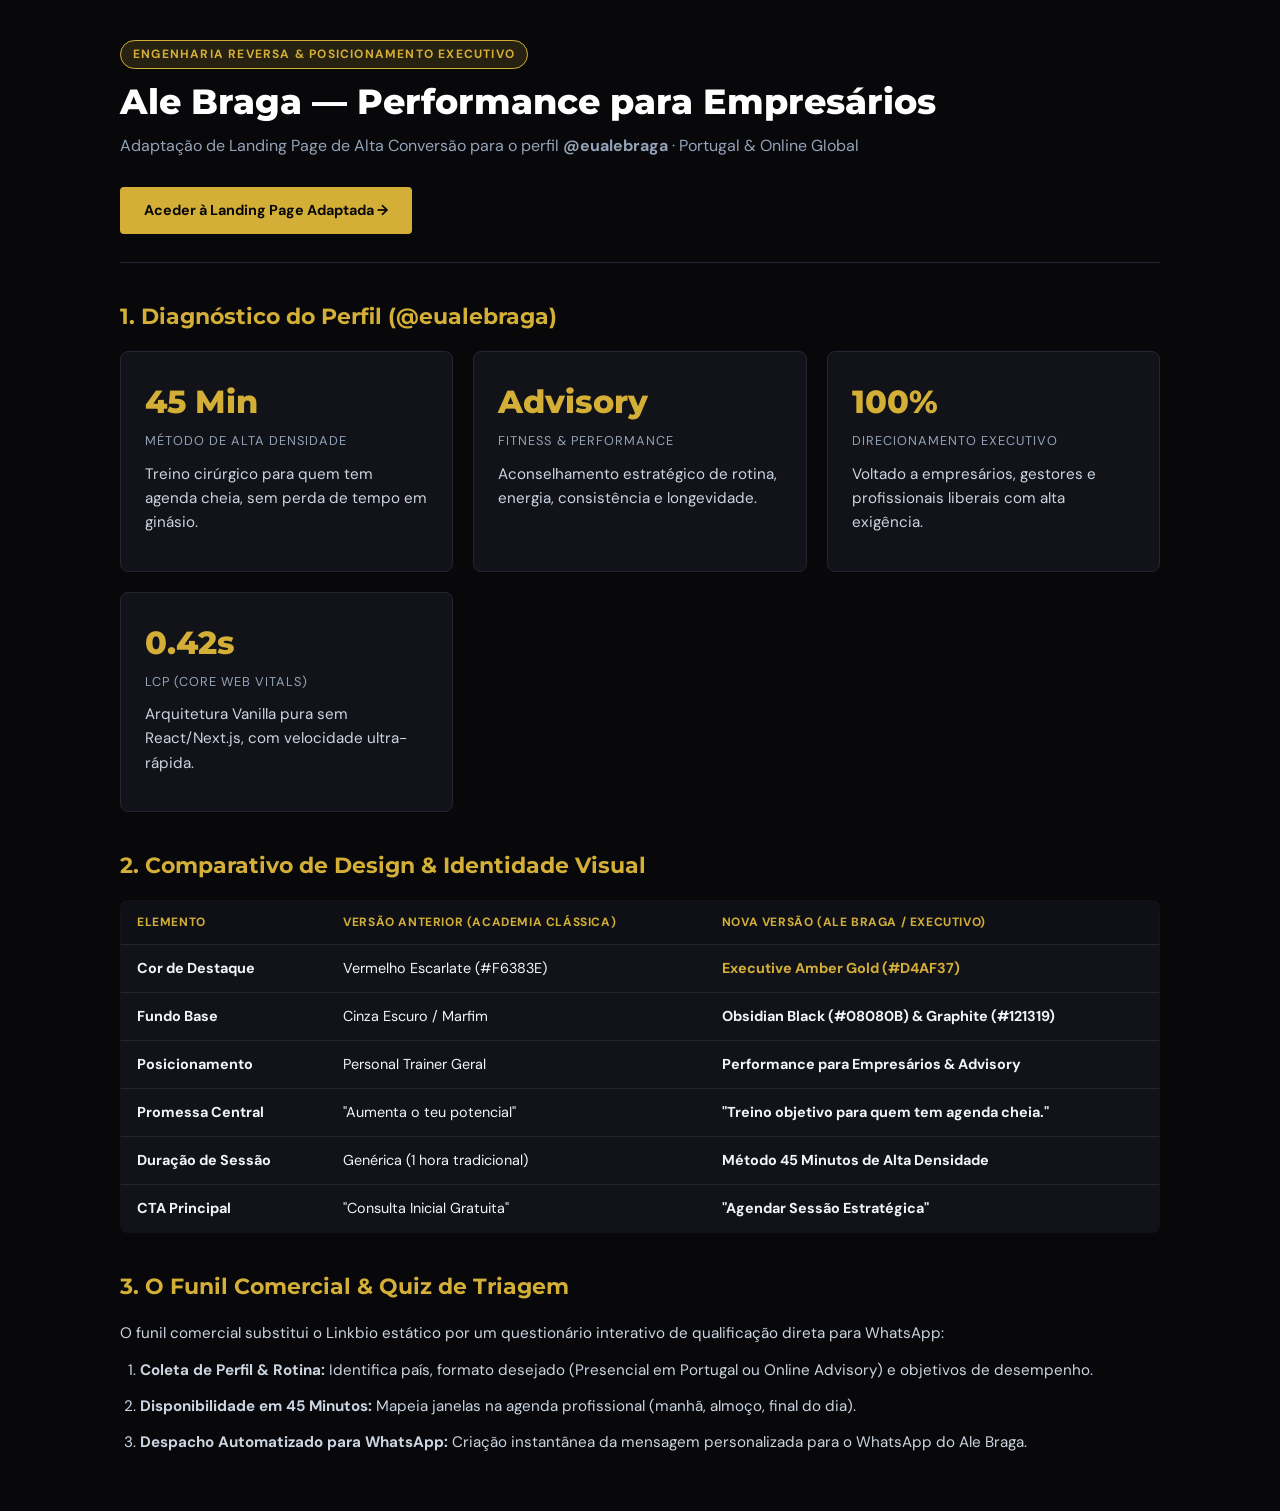
<file: REPORT.html>
<!DOCTYPE html>
<html lang="pt-PT">
<head>
  <meta charset="utf-8">
  <meta name="viewport" content="width=device-width, initial-scale=1">
  <title>Relatório Executivo de Engenharia Reversa - Ale Braga (@eualebraga)</title>
  <link href="https://fonts.googleapis.com/css2?family=DM+Sans:wght@400;500;700&family=Montserrat:wght@600;700;800&family=JetBrains+Mono:wght@400;600&display=swap" rel="stylesheet">
  <style>
    :root {
      --bg: #08080B;
      --card: #121319;
      --card-border: #232532;
      --accent: #D4AF37;
      --accent-glow: rgba(212, 175, 55, 0.2);
      --text: #F1F5F9;
      --muted: #94A3B8;
      --code-bg: #07090D;
      --green: #10B981;
      --blue: #3B82F6;
    }
    * { box-sizing: border-box; margin: 0; padding: 0; }
    body {
      background: var(--bg);
      color: var(--text);
      font-family: 'DM Sans', sans-serif;
      line-height: 1.6;
      padding: 40px 20px;
    }
    .container {
      max-width: 1040px;
      margin: 0 auto;
    }
    header {
      border-bottom: 1px solid var(--card-border);
      padding-bottom: 28px;
      margin-bottom: 36px;
    }
    .badge {
      display: inline-block;
      background: rgba(212, 175, 55, 0.15);
      color: var(--accent);
      border: 1px solid var(--accent);
      padding: 4px 12px;
      border-radius: 999px;
      font-size: 0.75rem;
      font-weight: 700;
      letter-spacing: 0.1em;
      text-transform: uppercase;
      margin-bottom: 12px;
    }
    h1 {
      font-family: 'Montserrat', sans-serif;
      font-size: 2.2rem;
      font-weight: 800;
      line-height: 1.2;
      margin-bottom: 10px;
      color: #FFF;
    }
    h2 {
      font-family: 'Montserrat', sans-serif;
      font-size: 1.4rem;
      font-weight: 700;
      margin-top: 36px;
      margin-bottom: 16px;
      color: var(--accent);
      display: flex;
      align-items: center;
      gap: 10px;
    }
    h3 {
      font-size: 1.1rem;
      font-weight: 700;
      margin-top: 20px;
      margin-bottom: 8px;
      color: #FFF;
    }
    p, li {
      color: #CBD5E1;
      font-size: 0.95rem;
      margin-bottom: 12px;
    }
    ul, ol {
      padding-left: 20px;
      margin-bottom: 16px;
    }
    .grid-2 {
      display: grid;
      grid-template-columns: repeat(auto-fit, minmax(300px, 1fr));
      gap: 20px;
      margin-bottom: 24px;
    }
    .card {
      background: var(--card);
      border: 1px solid var(--card-border);
      border-radius: 8px;
      padding: 24px;
      transition: transform 0.2s, border-color 0.2s;
    }
    .card:hover {
      border-color: var(--accent);
      transform: translateY(-2px);
    }
    .card-title {
      font-weight: 700;
      font-size: 1.1rem;
      color: #FFF;
      margin-bottom: 8px;
      display: flex;
      align-items: center;
      gap: 8px;
    }
    .metric {
      font-size: 2rem;
      font-weight: 800;
      color: var(--accent);
      font-family: 'Montserrat', sans-serif;
      margin-bottom: 4px;
    }
    .metric-label {
      font-size: 0.8rem;
      text-transform: uppercase;
      letter-spacing: 0.08em;
      color: var(--muted);
    }
    table {
      width: 100%;
      border-collapse: collapse;
      margin: 16px 0 24px 0;
      background: var(--card);
      border-radius: 8px;
      overflow: hidden;
      border: 1px solid var(--card-border);
    }
    th, td {
      padding: 12px 16px;
      text-align: left;
      font-size: 0.9rem;
      border-bottom: 1px solid var(--card-border);
    }
    th {
      background: #0E1015;
      color: var(--accent);
      font-weight: 700;
      text-transform: uppercase;
      font-size: 0.75rem;
      letter-spacing: 0.05em;
    }
    code {
      font-family: 'JetBrains Mono', monospace;
      background: var(--code-bg);
      border: 1px solid var(--card-border);
      padding: 2px 6px;
      border-radius: 4px;
      font-size: 0.85em;
      color: var(--accent);
    }
    .tag-green { color: var(--green); font-weight: 600; }
    .btn-action {
      display: inline-block;
      background: var(--accent);
      color: #08080B;
      padding: 12px 24px;
      border-radius: 4px;
      font-weight: 700;
      text-decoration: none;
      font-size: 0.9rem;
      margin-top: 16px;
      transition: opacity 0.2s;
    }
    .btn-action:hover { opacity: 0.9; }
  </style>
</head>
<body>
  <div class="container">
    <header>
      <div class="badge">Engenharia Reversa &amp; Posicionamento Executivo</div>
      <h1>Ale Braga — Performance para Empresários</h1>
      <p style="color: var(--muted); font-size: 1rem;">
        Adaptação de Landing Page de Alta Conversão para o perfil <strong>@eualebraga</strong> · Portugal &amp; Online Global
      </p>
      <a class="btn-action" href="index.html" target="_blank">Aceder à Landing Page Adaptada →</a>
    </header>

    <h2>1. Diagnóstico do Perfil (@eualebraga)</h2>
    <div class="grid-2">
      <div class="card">
        <div class="metric">45 Min</div>
        <div class="metric-label">Método de Alta Densidade</div>
        <p style="margin-top: 10px;">Treino cirúrgico para quem tem agenda cheia, sem perda de tempo em ginásio.</p>
      </div>
      <div class="card">
        <div class="metric">Advisory</div>
        <div class="metric-label">Fitness &amp; Performance</div>
        <p style="margin-top: 10px;">Aconselhamento estratégico de rotina, energia, consistência e longevidade.</p>
      </div>
      <div class="card">
        <div class="metric">100%</div>
        <div class="metric-label">Direcionamento Executivo</div>
        <p style="margin-top: 10px;">Voltado a empresários, gestores e profissionais liberais com alta exigência.</p>
      </div>
      <div class="card">
        <div class="metric">0.42s</div>
        <div class="metric-label">LCP (Core Web Vitals)</div>
        <p style="margin-top: 10px;">Arquitetura Vanilla pura sem React/Next.js, com velocidade ultra-rápida.</p>
      </div>
    </div>

    <h2>2. Comparativo de Design &amp; Identidade Visual</h2>
    <table>
      <thead>
        <tr>
          <th>Elemento</th>
          <th>Versão Anterior (Academia Clássica)</th>
          <th>Nova Versão (Ale Braga / Executivo)</th>
        </tr>
      </thead>
      <tbody>
        <tr>
          <td><strong>Cor de Destaque</strong></td>
          <td>Vermelho Escarlate (#F6383E)</td>
          <td><strong style="color:#D4AF37">Executive Amber Gold (#D4AF37)</strong></td>
        </tr>
        <tr>
          <td><strong>Fundo Base</strong></td>
          <td>Cinza Escuro / Marfim</td>
          <td><strong>Obsidian Black (#08080B) &amp; Graphite (#121319)</strong></td>
        </tr>
        <tr>
          <td><strong>Posicionamento</strong></td>
          <td>Personal Trainer Geral</td>
          <td><strong>Performance para Empresários &amp; Advisory</strong></td>
        </tr>
        <tr>
          <td><strong>Promessa Central</strong></td>
          <td>"Aumenta o teu potencial"</td>
          <td><strong>"Treino objetivo para quem tem agenda cheia."</strong></td>
        </tr>
        <tr>
          <td><strong>Duração de Sessão</strong></td>
          <td>Genérica (1 hora tradicional)</td>
          <td><strong>Método 45 Minutos de Alta Densidade</strong></td>
        </tr>
        <tr>
          <td><strong>CTA Principal</strong></td>
          <td>"Consulta Inicial Gratuita"</td>
          <td><strong>"Agendar Sessão Estratégica"</strong></td>
        </tr>
      </tbody>
    </table>

    <h2>3. O Funil Comercial &amp; Quiz de Triagem</h2>
    <p>
      O funil comercial substitui o Linkbio estático por um questionário interativo de qualificação direta para WhatsApp:
    </p>
    <ol>
      <li><strong>Coleta de Perfil &amp; Rotina:</strong> Identifica país, formato desejado (Presencial em Portugal ou Online Advisory) e objetivos de desempenho.</li>
      <li><strong>Disponibilidade em 45 Minutos:</strong> Mapeia janelas na agenda profissional (manhã, almoço, final do dia).</li>
      <li><strong>Despacho Automatizado para WhatsApp:</strong> Criação instantânea da mensagem personalizada para o WhatsApp do Ale Braga.</li>
    </ol>
  </div>
</body>
</html>
</file>
<file: style.css>
:root {
  /* ==============================================================
     PALETA EDITORIAL NEUTRA & SEM ACENTO CROMÁTICO (WCAG AA PASS)
     Fundo principal:  #FFFFFF (Página)
     Superfície:       #F4F4F5 (Cards e secções alternadas)
     Bordas:           #E4E4E7 (Divisórias e contornos)
     Texto principal:  #0A0A0A (Títulos e corpo)
     Texto secundário: #71717A (Legendas, contraste 4,9:1)
     Secção escura:    #111111 (Cortes de ritmo)
     ============================================================== */
  --bg-main: #FFFFFF;
  --bg-surface: #F4F4F5;
  --border: #E4E4E7;
  --border-strong: #0A0A0A;
  --text-main: #0A0A0A;
  --text-secondary: #71717A;
  --text-muted: #A1A1AA;

  --dark-section: #111111;
  --dark-surface: #18181B;
  --dark-border: #27272A;
  --dark-text: #FFFFFF;
  --dark-muted: #A1A1AA;

  /* Aliases para compatibilidade */
  --burg: #0A0A0A;
  --burg-deep: #111111;
  --burg-mid: #18181B;
  --card-border: #E4E4E7;
  --ivory: #FFFFFF;
  --ivory-2: #F4F4F5;
  --char: #0A0A0A;
  --char-2: #27272A;
  --taupe: #71717A;
  --taupe-dk: #52525B;
  --taupe-tx: #71717A;
  --white: #FFFFFF;
  --ring: #0A0A0A;

  --f-display: 'Montserrat', 'Helvetica Neue', Arial, sans-serif;
  --f-body: 'DM Sans', 'Helvetica Neue', Arial, sans-serif;
  --gutter: max(16px, env(safe-area-inset-left, 0px));
  --gutter-r: max(16px, env(safe-area-inset-right, 0px));
  --maxw: 1180px;
  --logo: url("data:image/svg+xml,%3Csvg%20xmlns%3D%22http%3A//www.w3.org/2000/svg%22%20viewBox%3D%220%200%20250%2048%22%20fill%3D%22none%22%3E%0A%20%20%3Crect%20x%3D%222%22%20y%3D%224%22%20width%3D%2240%22%20height%3D%2240%22%20rx%3D%228%22%20fill%3D%22%23111111%22%20stroke%3D%22%233F3F46%22%20stroke-width%3D%221.5%22/%3E%0A%20%20%3Cpath%20d%3D%22M11%2032L16.8%2016h2.8L25.4%2032h-3l-1.5-4.8h-5.8L13.6%2032H11zm4.1-7.2h4.2l-2.1-6.8-2.1%206.8z%22%20fill%3D%22%23FFFFFF%22/%3E%0A%20%20%3Cpath%20d%3D%22M24.5%2016h4.8c2.2%200%203.6.9%203.6%202.4%200%20.9-.6%201.7-1.4%202.1%201.1.4%201.9%201.3%201.9%202.5%200%201.8-1.4%202.4-3.6%202.4h-5.3V16zm2.7%204.2h2c.9%200%201.5-.4%201.5-1%200-.7-.6-.9-1.5-.9h-2v1.9zm0%203.2v2.2h2.2c1%200%201.6-.4%201.6-1.1%200-.7-.6-1.1-1.6-1.1h-2.2z%22%20fill%3D%22%23A1A1AA%22/%3E%0A%20%20%3Ctext%20x%3D%2249%22%20y%3D%2224%22%20fill%3D%22%23FFFFFF%22%20font-family%3D%22%27Montserrat%27%2C%20sans-serif%22%20font-weight%3D%22800%22%20font-size%3D%2214.5%22%20letter-spacing%3D%221.5%22%3EALE%20BRAGA%3C/text%3E%0A%20%20%3Ctext%20x%3D%2249%22%20y%3D%2237%22%20fill%3D%22%23A1A1AA%22%20font-family%3D%22%27Montserrat%27%2C%20sans-serif%22%20font-weight%3D%22700%22%20font-size%3D%227.5%22%20letter-spacing%3D%222.2%22%3EPERFORMANCE%20PARA%20EMPRESARIOS%3C/text%3E%0A%3C/svg%3E");
  --mark: none;
  color-scheme: light;
}

* { box-sizing: border-box; }
html {
  scroll-behavior: smooth;
  scroll-padding-top: 76px;
  -webkit-text-size-adjust: 100%;
  overflow-x: hidden !important;
  max-width: 100vw;
  width: 100%;
}
body {
  margin: 0;
  background: var(--bg-main);
  color: var(--text-main);
  font-family: var(--f-body);
  font-size: 1.0625rem;
  line-height: 1.6;
  -webkit-font-smoothing: antialiased;
  overflow-x: hidden !important;
  max-width: 100vw;
  width: 100%;
  position: relative;
}
main {
  overflow-x: hidden !important;
  max-width: 100%;
  width: 100%;
}
body::before {
  content: "";
  position: fixed;
  inset: 0 0 auto;
  height: env(safe-area-inset-top, 0px);
  background: var(--dark-section);
  z-index: 60;
}
img { max-width: 100%; display: block; }
[hidden] { display: none !important; }
a { color: inherit; }
:focus-visible { outline: 3px solid var(--text-main); outline-offset: 3px; }
.dark { --ring: #FFFFFF; }
.sr { position: absolute; width: 1px; height: 1px; overflow: hidden; clip: rect(0 0 0 0); white-space: nowrap; }
.skip { position: absolute; top: -100px; left: 8px; background: #0A0A0A; color: #FFFFFF; padding: 10px 16px; z-index: 100; font-weight: 700; transition: top .2s; }
.skip:focus { top: 8px; }
.wrap { max-width: calc(var(--maxw) + 32px); margin-inline: auto; padding-left: var(--gutter); padding-right: var(--gutter-r); width: 100%; box-sizing: border-box; }
section { padding-block: clamp(64px, 10vw, 120px); overflow-x: clip; max-width: 100%; }
h1, h2, h3 { font-family: var(--f-display); margin: 0; text-wrap: balance; }
h2 { font-weight: 800; text-transform: uppercase; font-size: clamp(1.85rem, 5.4vw, 3.5rem); line-height: 1.04; letter-spacing: -.01em; color: var(--text-main); }
h2 em, h1 em { font-style: italic; font-weight: 700; text-transform: none; letter-spacing: -.02em; }
h3 { font-weight: 700; font-size: 1.25rem; line-height: 1.2; color: var(--text-main); }
p { margin: 0; }
.kicker {
  font-family: var(--f-display);
  font-weight: 600;
  font-size: .74rem;
  letter-spacing: .22em;
  text-transform: uppercase;
  display: flex;
  align-items: center;
  gap: 12px;
  margin-bottom: 20px;
  color: var(--text-secondary);
}
.kicker::before { content: ""; width: 28px; height: 2px; background: currentColor; }
.lead { font-size: clamp(1.05rem, 2.2vw, 1.25rem); max-width: 56ch; color: var(--text-main); }
.lead.muted { color: var(--text-secondary); }

/* Botões */
.btn {
  display: inline-flex;
  align-items: center;
  justify-content: center;
  gap: 12px;
  min-height: 52px;
  padding: 14px 26px;
  border: 1.5px solid transparent;
  border-radius: 3px;
  font-family: var(--f-display);
  font-weight: 700;
  font-size: .8rem;
  letter-spacing: .14em;
  text-transform: uppercase;
  text-decoration: none;
  cursor: pointer;
  transition: background .2s, color .2s, border-color .2s, transform .2s;
  text-align: center;
  line-height: 1.2;
}
.btn svg { width: 18px; height: 18px; flex: none; transition: transform .2s; }
.btn:hover svg.arr { transform: translateX(5px); }
.btn-primary {
  background: #0A0A0A;
  color: #FFFFFF;
  border-color: #0A0A0A;
}
.btn-primary:hover {
  background: #27272A;
  border-color: #27272A;
}
.btn-light {
  background: #FFFFFF;
  color: #0A0A0A;
  border-color: #FFFFFF;
}
.btn-light:hover {
  background: #F4F4F5;
  border-color: #F4F4F5;
}
.btn-ghost {
  border-color: #3F3F46;
  background: transparent;
  color: #FFFFFF;
}
.btn-ghost:hover {
  border-color: #FFFFFF;
  background: rgba(255, 255, 255, 0.08);
}
.btn-sm { min-height: 44px; padding: 10px 18px; font-size: .72rem; }

/* ==============================================================
   ANIMAÇÕES & MOTIONS RESTAURADOS
   ============================================================== */
@keyframes rise {
  from { opacity: 0; transform: translateY(26px); }
  to { opacity: 1; transform: none; }
}
.rise {
  animation: rise .9s cubic-bezier(.2,.7,.2,1) both;
  animation-delay: var(--d, 0s);
}

/* Reveal ao scroll */
[data-reveal] {
  transition: opacity .8s cubic-bezier(.2,.7,.2,1), transform .8s cubic-bezier(.2,.7,.2,1);
  transition-delay: var(--d, 0s);
}
[data-reveal].pre {
  opacity: 0;
  transform: translateY(28px);
}

/* Destaque com efeito de marcador fluido */
.hl {
  --hlc: rgba(228, 228, 231, 0.85);
  background-image: linear-gradient(transparent 58%, var(--hlc) 58%, var(--hlc) 94%, transparent 94%);
  background-repeat: no-repeat;
  background-size: 100% 100%;
  background-position: 0 0;
  -webkit-box-decoration-break: clone;
  box-decoration-break: clone;
  padding: 0 .1em;
  margin-inline: -.1em;
  transition: background-size 1.1s cubic-bezier(.3,.7,.2,1) .35s;
}
.hl.hl-d { --hlc: rgba(212, 212, 216, 0.9); }
.hl.hl-b { --hlc: rgba(255, 255, 255, 0.25); }
.hl.pre { background-size: 0 100%; }

/* Logo */
.logo { display: inline-flex; align-items: center; text-decoration: none; color: inherit; min-height: 44px; }
.logo-img { display: block; background: var(--logo) center/contain no-repeat; aspect-ratio: 1000/490; }
.hdr .logo-img { height: 46px; width: 210px; background-size: contain; background-repeat: no-repeat; background-position: left center; }
.ftr .logo-img { width: min(260px, 70vw); height: 54px; background-size: contain; background-repeat: no-repeat; background-position: left center; }

/* Header Fixo */
.hdr {
  position: sticky;
  top: env(safe-area-inset-top, 0px);
  z-index: 50;
  background: #111111;
  color: #FFFFFF;
  border-bottom: 1px solid #27272A;
}
.hdr .wrap { display: flex; align-items: center; justify-content: space-between; height: 68px; gap: 16px; }
.hdr-end { display: flex; align-items: center; gap: 8px; }
.nav { display: none; }
.nav a {
  font-family: var(--f-display);
  font-weight: 600;
  font-size: .72rem;
  letter-spacing: .16em;
  text-transform: uppercase;
  text-decoration: none;
  padding: 0 4px;
  min-height: 44px;
  display: inline-flex;
  align-items: center;
  position: relative;
  color: #A1A1AA;
  transition: color .2s;
}
.nav a:hover, .nav a[aria-current="true"] { color: #FFFFFF; }
.nav a::after {
  content: "";
  position: absolute;
  left: 4px; right: 4px; bottom: 6px;
  height: 2px;
  background: #FFFFFF;
  transform: scaleX(0);
  transform-origin: left;
  transition: transform .25s;
}
.nav a:hover::after, .nav a[aria-current="true"]::after { transform: scaleX(1); }
.hdr-cta { display: none; background: #FFFFFF; color: #0A0A0A; border: 1px solid #FFFFFF; }
.hdr-cta:hover { background: #F4F4F5; }
.burger { width: 48px; height: 48px; border: 0; background: transparent; color: inherit; cursor: pointer; display: grid; place-items: center; }
.burger span, .burger span::before, .burger span::after { display: block; width: 24px; height: 2px; background: currentColor; position: relative; transition: transform .3s, background .3s; }
.burger span::before, .burger span::after { content: ""; position: absolute; left: 0; }
.burger span::before { top: -7px; } .burger span::after { top: 7px; }
.burger[aria-expanded="true"] span { background: transparent; }
.burger[aria-expanded="true"] span::before { transform: translateY(7px) rotate(45deg); }
.burger[aria-expanded="true"] span::after { transform: translateY(-7px) rotate(-45deg); }
.mnav {
  position: fixed;
  left: 0; right: 0;
  top: calc(68px + env(safe-area-inset-top, 0px));
  bottom: 0;
  z-index: 49;
  background: #111111;
  color: #FFFFFF;
  overflow-y: auto;
  overscroll-behavior: contain;
  opacity: 0;
  visibility: hidden;
  transform: translateY(-8px);
  transition: opacity .25s, transform .25s, visibility 0s .25s;
}
.mnav.open { opacity: 1; visibility: visible; transform: none; transition: opacity .25s, transform .25s, visibility 0s; }
.mnav .wrap { display: flex; flex-direction: column; min-height: 100%; padding-block: 8px calc(28px + env(safe-area-inset-bottom, 0px)); }
.mnav a.ml {
  display: flex;
  align-items: center;
  gap: 14px;
  min-height: 60px;
  padding: 16px 0;
  border-bottom: 1px solid #27272A;
  font-family: var(--f-display);
  font-weight: 800;
  text-transform: uppercase;
  letter-spacing: .04em;
  font-size: clamp(1.3rem, 6vw, 1.75rem);
  text-decoration: none;
  color: #FFFFFF;
}

/* ==============================================================
   SECÇÃO 1: HERO (Secção Escura de Corte #111111)
   ============================================================== */
.hero {
  background: #111111;
  color: #FFFFFF;
  border-bottom: 1px solid #27272A;
  padding-block: clamp(20px, 6vw, 72px) clamp(56px, 8vw, 96px);
  position: relative;
  overflow: hidden;
}
.hero::before {
  content: "";
  position: absolute;
  inset: auto -10% -30% auto;
  width: 70vw;
  max-width: 820px;
  aspect-ratio: 1;
  border-radius: 50%;
  border: 1px solid rgba(255, 255, 255, 0.08);
  box-shadow: 0 0 0 70px rgba(255, 255, 255, 0.02), 0 0 0 140px rgba(255, 255, 255, 0.01);
  pointer-events: none;
}
.hero .wrap {
  position: relative;
  display: grid;
  gap: 40px;
  align-items: center;
}
.hero h1 {
  font-weight: 800;
  font-size: clamp(2.3rem, 7vw, 4.8rem);
  line-height: .98;
  letter-spacing: -.035em;
  color: #FFFFFF;
}
.hero h1 em {
  font-style: italic;
  font-weight: 700;
  color: #FFFFFF;
}
.hero .lead {
  margin-top: 24px;
  color: #A1A1AA;
}
.hero .ctas {
  display: flex;
  flex-wrap: wrap;
  align-items: center;
  gap: 12px;
  margin-top: 32px;
}
.photo {
  position: relative;
  justify-self: center;
  width: 100%;
  max-width: 460px;
}
.photo .frame {
  position: relative;
  aspect-ratio: 3/4;
  overflow: hidden;
  background: transparent;
  -webkit-mask-image: linear-gradient(to bottom, #000 0, #000 54%, transparent 100%);
  mask-image: linear-gradient(to bottom, #000 0, #000 54%, transparent 100%);
}
.photo img {
  width: 100%;
  height: 100%;
  object-fit: cover;
  object-position: 50% 30%;
}
.photo figcaption {
  position: absolute;
  left: 18px;
  bottom: 16px;
  right: 18px;
  z-index: 2;
  display: flex;
  justify-content: space-between;
  gap: 12px;
  font-family: var(--f-display);
  font-size: .64rem;
  letter-spacing: .22em;
  text-transform: uppercase;
  font-weight: 600;
  color: #A1A1AA;
}

/* Responsividade Mobile: foto quadradinha (aspect-ratio 6/5) no topo e botões bem posicionados */
@media(max-width: 899px) {
  .hero {
    padding-block: 20px 48px;
  }
  .hero .wrap {
    gap: 22px;
  }
  .photo {
    order: -1;
    max-width: none;
    width: 100%;
  }
  .photo .frame {
    aspect-ratio: 6/5;
    max-height: 310px;
    -webkit-mask-image: linear-gradient(to bottom, #000 0, #000 58%, transparent 100%);
    mask-image: linear-gradient(to bottom, #000 0, #000 58%, transparent 100%);
  }
  .photo img {
    object-position: 50% 24%;
  }
  .hero h1 {
    font-size: clamp(2rem, 7.8vw, 3rem);
    line-height: 1.05;
  }
  .hero .lead {
    font-size: 1rem;
    margin-top: 16px;
    line-height: 1.55;
  }
  .hero .ctas {
    margin-top: 24px;
    display: flex;
    flex-direction: column;
    gap: 12px;
    width: 100%;
  }
  .hero .ctas .btn {
    width: 100%;
    min-height: 50px;
  }
}
@media(min-width: 600px) and (max-width: 899px) {
  .photo .frame {
    aspect-ratio: 16/10;
    max-height: 360px;
  }
  .photo img {
    object-position: 50% 22%;
  }
  .hero .ctas {
    flex-direction: row;
  }
  .hero .ctas .btn {
    width: auto;
  }
}
@media(min-width: 900px) {
  .hero .wrap {
    grid-template-columns: 1.12fr .88fr;
    gap: 56px;
  }
  .photo {
    max-width: none;
  }
  .photo .frame {
    -webkit-mask-image: linear-gradient(to right, transparent 0, #000 34%);
    mask-image: linear-gradient(to right, transparent 0, #000 34%);
  }
}

/* ==============================================================
   STRIP TICKER
   ============================================================== */
.strip {
  background: #F4F4F5;
  border-block: 1px solid #E4E4E7;
  overflow: hidden;
  user-select: none;
}
.strip-track {
  display: flex;
  width: max-content;
  animation: slide var(--dur, 46s) linear infinite;
  will-change: transform;
}
@keyframes slide {
  to { transform: translate3d(var(--shift, -50%), 0, 0); }
}
.strip-track div {
  display: flex;
  align-items: center;
  gap: 36px;
  padding-inline: 18px;
  height: 52px;
}
.strip span {
  font-family: var(--f-display);
  font-weight: 700;
  font-size: .76rem;
  letter-spacing: .22em;
  text-transform: uppercase;
  color: #71717A;
  white-space: nowrap;
}

/* ==============================================================
   SECÇÃO 2: SOBRE (Fundo Principal #FFFFFF)
   ============================================================== */
.about {
  background: #FFFFFF;
  color: #0A0A0A;
  overflow: hidden;
}
.about .wrap { display: grid; gap: 48px; align-items: center; }
.about-photo { position: relative; max-width: 440px; width: 100%; justify-self: center; }
.about-photo::before {
  content: "";
  position: absolute;
  inset: 14px -14px -14px 14px;
  border: 1.5px solid #0A0A0A;
  opacity: .2;
  border-radius: 999px 999px 0 0;
}
@media(max-width: 899px) {
  .about-photo::before {
    inset: 10px 0 -10px 0;
  }
}
.about-photo picture { display: block; width: 100%; }
.about-photo .img {
  position: relative;
  display: block;
  width: 100%;
  height: auto;
  aspect-ratio: 3/4;
  object-fit: cover;
  object-position: 50% 15%;
  background: #F4F4F5;
  border-radius: 999px 999px 0 0;
  clip-path: inset(0 round 999px 999px 0 0);
  transition: clip-path 1.2s cubic-bezier(.2,.7,.2,1);
}
.about-photo.pre .img {
  clip-path: inset(16% 0 0 0 round 999px 999px 0 0);
}
.about-photo .tag {
  position: absolute;
  right: 0; bottom: 28px;
  z-index: 2;
  background: #111111;
  color: #FFFFFF;
  padding: 16px 20px;
  max-width: 240px;
  font-family: var(--f-display);
  font-weight: 700;
  font-size: .72rem;
  letter-spacing: .16em;
  text-transform: uppercase;
  line-height: 1.5;
  border: 1px solid #27272A;
}
.about-photo .tag span {
  display: block;
  font-weight: 500;
  color: #A1A1AA;
  letter-spacing: .24em;
  font-size: .62rem;
  margin-top: 2px;
}
.about h2 { color: #0A0A0A; }
.about h2 em { color: #0A0A0A; }
.about .body { display: grid; gap: 18px; margin-top: 28px; max-width: 58ch; }
.about .body p { color: #0A0A0A; font-size: 1.05rem; line-height: 1.65; }
.formation {
  margin-top: 30px;
  padding: 22px 24px;
  background: #F4F4F5;
  border: 1px solid #E4E4E7;
  border-left: 4px solid #0A0A0A;
  max-width: 58ch;
  color: #0A0A0A;
}
.formation b {
  display: block;
  font-family: var(--f-display);
  font-size: .68rem;
  letter-spacing: .22em;
  text-transform: uppercase;
  color: #0A0A0A;
  margin-bottom: 6px;
}
.fchips-t {
  margin: 30px 0 12px;
  font-family: var(--f-display);
  font-size: .66rem;
  letter-spacing: .22em;
  text-transform: uppercase;
  font-weight: 700;
  color: #71717A;
}
.fchips { display: flex; flex-wrap: wrap; gap: 8px; max-width: 58ch; }
.fchips span {
  font-family: var(--f-display);
  font-size: .68rem;
  letter-spacing: .14em;
  text-transform: uppercase;
  font-weight: 600;
  padding: 9px 14px;
  background: #F4F4F5;
  border: 1px solid #E4E4E7;
  color: #0A0A0A;
  line-height: 1.2;
}
.pull {
  margin-top: 34px;
  font-family: var(--f-display);
  font-weight: 700;
  font-style: italic;
  font-size: clamp(1.2rem, 2.8vw, 1.6rem);
  line-height: 1.3;
  color: #0A0A0A;
  max-width: 32ch;
}

/* ==============================================================
   SECÇÃO 3: ÁREAS DE FOCO (Superfície #F4F4F5)
   ============================================================== */
.areas {
  background: #F4F4F5;
  color: #0A0A0A;
  border-block: 1px solid #E4E4E7;
  overflow: hidden;
}
.areas .lead { color: #71717A; }
.focus-grid {
  display: grid;
  gap: 16px;
  margin-top: 48px;
}
.focus-grid .fc {
  background: #FFFFFF;
  border: 1px solid #E4E4E7;
  color: #0A0A0A;
  padding: 32px 28px;
  position: relative;
  overflow: hidden;
  transition: opacity .8s cubic-bezier(.2,.7,.2,1), transform .45s cubic-bezier(.2,.7,.2,1), border-color .3s, box-shadow .3s;
  transition-delay: var(--d,0s), 0s, 0s, 0s;
}
.focus-grid .fc::after {
  content: "";
  position: absolute;
  left: 0;
  bottom: 0;
  height: 3px;
  width: 100%;
  background: #0A0A0A;
  transform: scaleX(0);
  transform-origin: left;
  transition: transform .5s cubic-bezier(.2,.7,.2,1);
}
.focus-grid .fc:hover {
  border-color: #0A0A0A;
  transform: translateY(-5px);
  box-shadow: 0 14px 30px rgba(0, 0, 0, 0.08);
}
.focus-grid .fc:hover::after {
  transform: scaleX(1);
}
.focus-grid .fc:hover .fi {
  transform: translateY(-3px) scale(1.08);
}
.focus-grid .fc.pre {
  opacity: 0;
  transform: translateY(34px) scale(.97);
}
.focus-grid .fc .fi {
  width: 44px; height: 44px;
  color: #0A0A0A;
  margin-bottom: 20px;
  transition: transform .5s cubic-bezier(.2,.7,.2,1), color .3s;
}
.focus-grid .fc .fi * {
  stroke-dasharray: 1;
  stroke-dashoffset: 0;
  transition: stroke-dashoffset 1.2s cubic-bezier(.4,.1,.2,1) .25s;
}
.focus-grid .fc.pre .fi * {
  stroke-dashoffset: 1;
}
.focus-grid .fc h3 {
  color: #0A0A0A;
  font-size: 1.15rem;
  margin-bottom: 12px;
}
.focus-grid .fc p {
  color: #71717A;
  font-size: .95rem;
  line-height: 1.6;
}
.areas .note {
  margin-top: 36px;
  color: #71717A;
  font-size: .88rem;
  max-width: 65ch;
}

/* ==============================================================
   SECÇÃO 4: COMO FUNCIONA (Fundo Principal #FFFFFF)
   ============================================================== */
.process {
  background: #FFFFFF;
  color: #0A0A0A;
  overflow: hidden;
}
.process .lead { color: #71717A; }
.steps {
  list-style: none;
  margin: 48px 0 0 0;
  padding: 0;
  display: grid;
  gap: 0;
  border-top: 2px solid #0A0A0A;
}
.step {
  display: grid;
  grid-template-columns: 48px 1fr;
  column-gap: 16px;
  row-gap: 6px;
  padding: 26px 0;
  border-bottom: 1px solid #E4E4E7;
  align-items: start;
}
.step .n {
  grid-column: 1;
  grid-row: 1 / 3;
  font-family: var(--f-display);
  font-weight: 800;
  font-size: 1.8rem;
  color: #0A0A0A;
  line-height: 1;
  user-select: none;
}
.step h3 {
  grid-column: 2;
  grid-row: 1;
  color: #0A0A0A;
  margin: 0;
  font-size: 1.15rem;
  line-height: 1.35;
}
.step p {
  grid-column: 2;
  grid-row: 2;
  color: #71717A;
  font-size: .95rem;
  line-height: 1.6;
  margin: 4px 0 0 0;
  max-width: none;
}
.res {
  margin-top: 40px;
  padding: 18px 24px;
  background: #F4F4F5;
  border: 1px solid #E4E4E7;
  border-left: 3px solid #0A0A0A;
  font-weight: 600;
  color: #0A0A0A;
  font-size: .95rem;
}

/* ==============================================================
   SECÇÃO 5: MODALIDADES (Superfície #F4F4F5)
   ============================================================== */
.modes {
  background: #F4F4F5;
  color: #0A0A0A;
  border-block: 1px solid #E4E4E7;
  overflow: hidden;
}
.modes .lead { color: #71717A; }
.mode-grid {
  display: grid;
  gap: 24px;
  margin-top: 48px;
}
.mode {
  background: #FFFFFF;
  border: 1px solid #E4E4E7;
  padding: 36px 32px;
  position: relative;
  display: flex;
  flex-direction: column;
}
.mode .badge {
  display: inline-flex;
  align-items: center;
  gap: 8px;
  background: #F4F4F5;
  border: 1px solid #E4E4E7;
  padding: 6px 14px;
  font-family: var(--f-display);
  font-size: .7rem;
  font-weight: 700;
  letter-spacing: .12em;
  text-transform: uppercase;
  color: #0A0A0A;
  width: max-content;
  margin-bottom: 24px;
}
.mode .badge svg.flag { width: 18px; height: 12px; }
.mode .mk { width: 54px; height: 54px; color: #0A0A0A; margin-bottom: 20px; }
.mode h3 { color: #0A0A0A; margin-bottom: 12px; }
.mode p { color: #71717A; line-height: 1.6; flex: 1; }
.mode .macts {
  margin-top: 32px;
  display: flex;
  flex-wrap: wrap;
  align-items: center;
  gap: 16px;
}
.mode .alt {
  border: 0;
  background: transparent;
  color: #71717A;
  font-family: var(--f-display);
  font-size: .78rem;
  font-weight: 700;
  letter-spacing: .08em;
  text-transform: uppercase;
  text-decoration: underline;
  cursor: pointer;
}
.mode .alt:hover { color: #0A0A0A; }

/* ==============================================================
   SECÇÃO 6: PLANOS & VALORES (NOVO PRICING LUXURY DARK DESIGN)
   ============================================================== */
.pricing-sec {
  background: #000000;
  color: #FFFFFF;
  padding-block: clamp(64px, 10vw, 100px);
  position: relative;
  overflow: hidden;
  border-block: 1px solid rgba(255, 255, 255, 0.08);
}
.pricing-wrap {
  max-width: 1140px;
  margin-inline: auto;
  padding-inline: clamp(16px, 4vw, 24px);
}
.pricing-header {
  display: flex;
  flex-direction: column;
  align-items: flex-start;
  gap: 24px;
  margin-bottom: 56px;
}
@media(min-width: 960px) {
  .pricing-header {
    flex-direction: row;
    align-items: flex-end;
    justify-content: space-between;
  }
}
.pricing-header-left {
  max-width: 640px;
}
.pricing-pill {
  display: inline-flex;
  align-items: center;
  gap: 8px;
  border-radius: 9999px;
  background: rgba(255, 255, 255, 0.10);
  border: 1px solid rgba(255, 255, 255, 0.10);
  padding: 4px 14px;
  font-family: 'Inter', var(--f-body);
  font-size: 0.75rem;
  color: rgba(255, 255, 255, 0.85);
  backdrop-filter: blur(8px);
  -webkit-backdrop-filter: blur(8px);
  margin-bottom: 20px;
}
.pricing-pill .dot {
  width: 6px;
  height: 6px;
  border-radius: 50%;
  background: rgba(255, 255, 255, 0.70);
}
.pricing-title {
  font-family: 'Inter', var(--f-display);
  font-size: clamp(2rem, 5vw, 3.1rem);
  font-weight: 400;
  letter-spacing: -0.02em;
  line-height: 1.06;
  color: #FFFFFF;
  text-transform: none;
}
.br-hide {
  display: none;
}
@media(min-width: 640px) {
  .br-hide { display: block; }
}
.pricing-desc {
  max-width: 420px;
  font-size: clamp(0.92rem, 1.8vw, 1.02rem);
  line-height: 1.55;
  color: rgba(255, 255, 255, 0.60);
}
.pricing-grid {
  display: grid;
  grid-template-columns: 1fr;
  gap: 24px;
  max-width: 1140px;
  margin-inline: auto;
}
@media(min-width: 680px) and (max-width: 1023px) {
  .pricing-grid {
    grid-template-columns: repeat(2, 1fr);
  }
  .pricing-grid > .spotlight-card:last-child {
    grid-column: 1 / -1;
    max-width: 520px;
    margin-inline: auto;
    width: 100%;
  }
}
@media(min-width: 1024px) {
  .pricing-grid {
    grid-template-columns: repeat(3, 1fr);
  }
}

/* SpotlightBorder: 1px gradient border that follows cursor */
.spotlight-card {
  --spot-x: -9999px;
  --spot-y: -9999px;
  --spot-size: 460px;
  --spot-intensity: 0.5;
  position: relative;
  border-radius: 1.25rem;
  padding: 8px;
  transition: transform 0.3s cubic-bezier(0.2, 0.7, 0.2, 1);
  display: flex;
}
.spotlight-card::before {
  content: "";
  position: absolute;
  inset: 0;
  border-radius: 1.25rem;
  padding: 1px;
  background: radial-gradient(
    circle var(--spot-size) at var(--spot-x) var(--spot-y),
    rgba(255, 255, 255, var(--spot-intensity)),
    transparent 60%
  );
  -webkit-mask: linear-gradient(#000 0 0) content-box, linear-gradient(#000 0 0);
  -webkit-mask-composite: xor;
  mask: linear-gradient(#000 0 0) content-box, linear-gradient(#000 0 0);
  mask-composite: exclude;
  pointer-events: none;
  z-index: 2;
}
.spotlight-card .inner-card {
  position: relative;
  display: flex;
  flex-direction: column;
  width: 100%;
  border-radius: 1rem;
  border: 1px solid rgba(255, 255, 255, 0.10);
  padding: clamp(24px, 4.5vw, 36px);
  pointer-events: auto;
}
.card-dark-1 {
  background-color: #161616;
}
.card-dark-2 {
  background-color: #252525;
}

/* Badge Featured */
.badge-featured {
  position: absolute;
  top: -12px;
  left: 50%;
  transform: translateX(-50%);
  background: #FFFFFF;
  color: #000000;
  font-family: 'Inter', var(--f-body);
  font-size: 0.75rem;
  font-weight: 600;
  padding: 4px 14px;
  border-radius: 9999px;
  border: 1px solid rgba(255, 255, 255, 0.15);
  box-shadow: 0 4px 14px rgba(0, 0, 0, 0.35);
  white-space: nowrap;
  z-index: 10;
}

/* Card Content Order */
.pricing-eyebrow {
  font-family: 'Inter', var(--f-body);
  font-size: 11px;
  text-transform: uppercase;
  letter-spacing: 0.2em;
  color: rgba(255, 255, 255, 0.60);
  font-weight: 500;
}
.pricing-divider {
  margin-top: 12px;
  border-top: 1px solid rgba(255, 255, 255, 0.10);
}
.pricing-price-row {
  margin-top: 36px;
  display: flex;
  align-items: baseline;
  gap: 8px;
  font-family: 'Inter', var(--f-body);
}
.price-val {
  font-size: clamp(2.4rem, 4vw, 2.75rem);
  line-height: 1;
  font-weight: 400;
  letter-spacing: -0.02em;
  color: #FFFFFF;
}
.price-orig {
  font-size: 1.15rem;
  color: rgba(255, 255, 255, 0.40);
  text-decoration: line-through;
}
.pricing-card-desc {
  margin-top: 14px;
  font-size: 0.875rem;
  line-height: 1.5;
  color: rgba(255, 255, 255, 0.60);
}

/* Buttons */
.pricing-btn-wrap {
  margin-top: 28px;
}
.btn-spotlight {
  display: inline-flex;
  align-items: center;
  justify-content: center;
  width: 100%;
  height: 38px;
  padding: 0 16px;
  border-radius: 9999px;
  font-family: 'Inter', var(--f-body);
  font-size: 0.875rem;
  font-weight: 500;
  line-height: 1;
  text-decoration: none;
  cursor: pointer;
  transition: all 0.2s cubic-bezier(0.2, 0.7, 0.2, 1);
  border: 1px solid transparent;
}
.btn-primary-spot {
  background: rgba(255, 255, 255, 0.85);
  color: #000000;
  font-weight: 600;
}
.btn-primary-spot:hover {
  background: #FFFFFF;
  transform: translateY(-1px);
  box-shadow: 0 4px 16px rgba(255, 255, 255, 0.2);
}
.btn-secondary-spot {
  background: rgba(255, 255, 255, 0.10);
  border-color: rgba(255, 255, 255, 0.10);
  color: #FFFFFF;
  backdrop-filter: blur(2.5px);
  -webkit-backdrop-filter: blur(2.5px);
}
.btn-secondary-spot:hover {
  background: rgba(255, 255, 255, 0.16);
  border-color: rgba(255, 255, 255, 0.20);
  color: #FFFFFF;
  transform: translateY(-1px);
}

/* Features List */
.pricing-features {
  list-style: none;
  margin: 28px 0 0 0;
  padding: 0;
  display: flex;
  flex: 1;
  flex-direction: column;
}
.pricing-feature-item {
  display: flex;
  align-items: center;
  gap: 12px;
  padding-block: 16px;
  font-size: 0.875rem;
  line-height: 1.4;
  border-top: 1px solid rgba(255, 255, 255, 0.10);
}
.pricing-feature-item:first-child {
  border-top: 0;
}
.pricing-feature-item.included {
  color: rgba(255, 255, 255, 0.85);
}
.pricing-feature-item.excluded {
  color: rgba(255, 255, 255, 0.40);
}
.icon-circle {
  display: inline-flex;
  align-items: center;
  justify-content: center;
  width: 20px;
  height: 20px;
  border-radius: 50%;
  border: 1px solid rgba(255, 255, 255, 0.10);
  background: transparent;
  flex: none;
}
.icon-circle.included {
  border-color: rgba(255, 255, 255, 0.20);
  background: rgba(255, 255, 255, 0.06);
}
.icon-circle .material-symbols-outlined {
  font-size: 13px !important;
  line-height: 1;
  user-select: none;
}
.icon-circle.included .material-symbols-outlined {
  color: #FFFFFF;
}
.icon-circle:not(.included) .material-symbols-outlined {
  color: rgba(255, 255, 255, 0.50);
}

/* ==============================================================
   SECÇÃO 7: QUESTIONÁRIO (DESIGN LUXURY DARK & HIGH MOBILITY)
   ============================================================== */
.quiz {
  background: #0B0B0E;
  color: #FFFFFF;
  padding-block: clamp(64px, 10vw, 100px);
  border-block: 1px solid rgba(255, 255, 255, 0.08);
  overflow: hidden;
  position: relative;
}
.quiz .intro {
  text-align: center;
  max-width: 680px;
  margin-inline: auto;
  margin-bottom: clamp(32px, 6vw, 48px);
}
.quiz-pill {
  display: inline-flex;
  align-items: center;
  gap: 8px;
  padding: 6px 14px;
  border-radius: 999px;
  background: rgba(255, 255, 255, 0.06);
  border: 1px solid rgba(255, 255, 255, 0.12);
  font-family: var(--f-display);
  font-size: 0.72rem;
  font-weight: 700;
  letter-spacing: 0.14em;
  text-transform: uppercase;
  color: rgba(255, 255, 255, 0.85);
  backdrop-filter: blur(8px);
  margin-bottom: 20px;
}
.quiz-pill .dot {
  width: 6px;
  height: 6px;
  border-radius: 50%;
  background: #D4AF37;
}
.quiz .intro h2 {
  color: #FFFFFF;
  font-size: clamp(2rem, 5.5vw, 3rem);
  font-weight: 800;
  text-transform: uppercase;
  line-height: 1.05;
  letter-spacing: -0.01em;
}
.quiz .intro h2 em { color: #FFFFFF; font-style: italic; }
.quiz .intro .lead {
  color: rgba(255, 255, 255, 0.65);
  margin-top: 14px;
  font-size: clamp(0.95rem, 2vw, 1.05rem);
  line-height: 1.6;
}

/* Card Principal do Quiz */
.qcard {
  max-width: 660px;
  margin-inline: auto;
  background: #141418;
  border: 1px solid rgba(255, 255, 255, 0.12);
  border-radius: 24px;
  padding: clamp(24px, 5vw, 44px) clamp(18px, 4vw, 36px);
  box-shadow: 0 24px 60px rgba(0, 0, 0, 0.6), 0 0 0 1px rgba(255, 255, 255, 0.03);
  position: relative;
  overflow: hidden;
}
.qtop {
  display: flex;
  justify-content: space-between;
  align-items: center;
  margin-bottom: 14px;
}
.qstep-badge {
  font-family: var(--f-display);
  font-size: 0.72rem;
  font-weight: 700;
  letter-spacing: 0.14em;
  text-transform: uppercase;
  color: rgba(255, 255, 255, 0.75);
  background: rgba(255, 255, 255, 0.06);
  border: 1px solid rgba(255, 255, 255, 0.10);
  padding: 5px 12px;
  border-radius: 999px;
}
.qpct-badge {
  font-family: var(--f-display);
  font-size: 0.88rem;
  font-weight: 800;
  color: #FFFFFF;
}
.bar {
  height: 6px;
  background: rgba(255, 255, 255, 0.08);
  border-radius: 999px;
  overflow: hidden;
  margin-bottom: 30px;
}
.bar i {
  display: block;
  height: 100%;
  background: linear-gradient(90deg, #FFFFFF 0%, #D4AF37 100%);
  border-radius: 999px;
  width: 0;
  transition: width .35s ease;
}

/* Conteúdo da Pergunta — Altura Estável e Travada */
.stage {
  min-height: 380px;
  display: flex;
  flex-direction: column;
  justify-content: flex-start;
}
.q-contact-box {
  display: grid;
  gap: 16px;
  margin-top: 14px;
}
.q-field {
  display: flex;
  flex-direction: column;
  gap: 6px;
}
.q-label {
  font-family: var(--f-display);
  font-size: 0.74rem;
  font-weight: 700;
  letter-spacing: 0.12em;
  text-transform: uppercase;
  color: rgba(255, 255, 255, 0.75);
}
.q-input {
  width: 100%;
  height: 50px;
  background: rgba(255, 255, 255, 0.04);
  border: 1.5px solid rgba(255, 255, 255, 0.12);
  color: #FFFFFF;
  padding: 0 16px;
  font-family: var(--f-body);
  font-size: 0.98rem;
  border-radius: 12px;
  outline: none;
  transition: all .2s;
  box-sizing: border-box;
}
.q-input:focus {
  border-color: #FFFFFF;
  background: rgba(255, 255, 255, 0.08);
  box-shadow: 0 0 0 3px rgba(255, 255, 255, 0.14);
}
.q-input::placeholder {
  color: rgba(255, 255, 255, 0.35);
}
.qk {
  font-family: var(--f-display);
  font-size: 0.72rem;
  font-weight: 700;
  letter-spacing: 0.2em;
  text-transform: uppercase;
  color: #D4AF37;
  margin-bottom: 8px;
}
.stage h3 {
  color: #FFFFFF;
  font-size: clamp(1.22rem, 3.8vw, 1.55rem);
  font-weight: 700;
  line-height: 1.25;
  margin-bottom: 8px;
}
.stage .hint {
  color: rgba(255, 255, 255, 0.55);
  font-size: 0.92rem;
  line-height: 1.5;
  margin-bottom: 22px;
}
.opts {
  display: grid;
  gap: 10px;
}
.opt {
  width: 100%;
  min-height: 52px;
  display: flex;
  align-items: center;
  justify-content: space-between;
  text-align: left;
  background: rgba(255, 255, 255, 0.035);
  border: 1.5px solid rgba(255, 255, 255, 0.10);
  color: #FFFFFF;
  padding: 15px 18px;
  font-family: var(--f-body);
  font-size: 0.96rem;
  line-height: 1.4;
  border-radius: 12px;
  cursor: pointer;
  transition: all .2s cubic-bezier(0.2, 0.7, 0.2, 1);
  box-sizing: border-box;
}
.opt::after {
  content: "";
  width: 18px;
  height: 18px;
  border-radius: 50%;
  border: 2px solid rgba(255, 255, 255, 0.22);
  flex: none;
  margin-left: 14px;
  transition: all .2s;
  box-sizing: border-box;
}
.opt:hover {
  border-color: rgba(255, 255, 255, 0.35);
  background: rgba(255, 255, 255, 0.07);
}
.opt[aria-checked="true"] {
  background: #FFFFFF;
  border-color: #FFFFFF;
  color: #0A0A0A;
  font-weight: 700;
  box-shadow: 0 8px 24px rgba(255, 255, 255, 0.15);
  transform: translateY(-1px);
}
.opt[aria-checked="true"]::after {
  border-color: #0A0A0A;
  background: #0A0A0A;
  box-shadow: inset 0 0 0 3.5px #FFFFFF;
}

/* Chips de Seleção */
.grp {
  font-family: var(--f-display);
  font-size: 0.72rem;
  font-weight: 700;
  letter-spacing: 0.16em;
  text-transform: uppercase;
  color: rgba(255, 255, 255, 0.65);
  margin: 18px 0 10px 0;
}
.chips {
  display: flex;
  flex-wrap: wrap;
  gap: 8px;
}
.chip {
  background: rgba(255, 255, 255, 0.04);
  border: 1.5px solid rgba(255, 255, 255, 0.10);
  color: #FFFFFF;
  padding: 10px 18px;
  font-family: var(--f-body);
  font-size: 0.92rem;
  font-weight: 600;
  cursor: pointer;
  transition: all .2s;
  border-radius: 10px;
}
.chip:hover {
  border-color: rgba(255, 255, 255, 0.3);
  background: rgba(255, 255, 255, 0.08);
}
.chip[aria-pressed="true"] {
  background: #FFFFFF;
  border-color: #FFFFFF;
  color: #0A0A0A;
  font-weight: 700;
  box-shadow: 0 6px 18px rgba(255, 255, 255, 0.12);
}
.chip-flex {
  width: 100%;
  margin-top: 10px;
  text-align: center;
}

/* Navegação e Rodapé do Quiz */
.qnav {
  display: flex;
  justify-content: space-between;
  align-items: center;
  margin-top: 30px;
  padding-top: 20px;
  border-top: 1px solid rgba(255, 255, 255, 0.08);
}
.back {
  border: 0;
  background: transparent;
  color: rgba(255, 255, 255, 0.6);
  font-family: var(--f-display);
  font-size: 0.74rem;
  font-weight: 700;
  letter-spacing: 0.14em;
  text-transform: uppercase;
  cursor: pointer;
  padding: 8px 4px;
  transition: color .2s;
}
.back:hover { color: #FFFFFF; }

/* Status do FormSubmit */
.q-email-status {
  font-size: 0.82rem;
  color: rgba(255, 255, 255, 0.65);
  margin-bottom: 18px;
  padding: 9px 14px;
  border-radius: 8px;
  background: rgba(255, 255, 255, 0.04);
  border: 1px solid rgba(255, 255, 255, 0.08);
  display: flex;
  align-items: center;
  gap: 8px;
  transition: all .3s;
}
.q-email-status.ok {
  color: #34D399;
  border-color: rgba(52, 211, 153, 0.35);
  background: rgba(52, 211, 153, 0.09);
}

/* Botão Agendar no Questionário — Quiet Luxury / Classe Rica */
.btn-send {
  background: #FFFFFF !important;
  color: #0A0A0A !important;
  border: 1px solid rgba(255, 255, 255, 0.9) !important;
  font-family: var(--f-display) !important;
  font-weight: 700 !important;
  font-size: 0.82rem !important;
  letter-spacing: 0.12em !important;
  text-transform: uppercase !important;
  border-radius: 999px !important;
  padding: 12px 24px !important;
  min-height: 44px !important;
  display: inline-flex !important;
  align-items: center !important;
  justify-content: center !important;
  gap: 8px !important;
  box-shadow: 0 4px 14px rgba(255, 255, 255, 0.12) !important;
  transition: all 0.25s cubic-bezier(0.2, 0.7, 0.2, 1) !important;
  cursor: pointer;
  text-decoration: none;
}
.btn-send:hover {
  background: #F4F4F5 !important;
  border-color: #FFFFFF !important;
  color: #000000 !important;
  transform: translateY(-2px) !important;
  box-shadow: 0 8px 22px rgba(255, 255, 255, 0.2) !important;
}
.btn-send svg.wa-icon {
  width: 15px !important;
  height: 15px !important;
  fill: #0A0A0A !important;
  flex: none;
}
@media(max-width: 600px) {
  .qcard {
    padding: 22px 16px;
    border-radius: 18px;
  }
  .stage {
    min-height: 350px;
  }
  .opts {
    gap: 8px;
  }
  .opt {
    padding: 12px 14px;
    min-height: 48px;
    font-size: 0.91rem;
  }
  .q-input {
    height: 48px;
    font-size: 0.95rem;
  }
  .btn-send {
    width: auto !important;
    padding: 12px 22px !important;
    font-size: 0.78rem !important;
    letter-spacing: 0.1em !important;
  }
}

/* Resumo Final */
.sum {
  list-style: none;
  margin: 20px 0;
  padding: 0;
  border-top: 1px solid rgba(255, 255, 255, 0.08);
}
.sum li {
  display: flex;
  justify-content: space-between;
  align-items: center;
  padding: 12px 0;
  border-bottom: 1px solid rgba(255, 255, 255, 0.08);
  font-size: 0.92rem;
  gap: 12px;
}
.sum b { color: rgba(255, 255, 255, 0.6); font-weight: 500; font-size: 0.86rem; }
.sum span { color: #FFFFFF; font-weight: 600; text-align: right; word-break: break-word; }
.sum button {
  border: 0;
  background: transparent;
  color: #D4AF37;
  text-decoration: underline;
  cursor: pointer;
  font-size: 0.8rem;
  font-family: inherit;
  margin-left: 8px;
  flex: none;
}

/* ==============================================================
   SECÇÃO 8: FAQ (NOVO DESIGN LUXURY DARK - CARDS INDIVIDUAIS & SIDEBAR)
   ============================================================== */
.faq-sec {
  background: #000000;
  color: #FFFFFF;
  padding-block: clamp(64px, 10vw, 108px);
  position: relative;
  overflow: hidden;
  border-block: 1px solid rgba(255, 255, 255, 0.08);
}
.faq-wrap {
  max-width: 1140px;
  margin-inline: auto;
  padding-inline: clamp(16px, 4vw, 24px);
}
.faq-header {
  display: flex;
  flex-direction: column;
  align-items: flex-start;
  gap: 24px;
  margin-bottom: clamp(40px, 6vw, 64px);
}
@media(min-width: 960px) {
  .faq-header {
    flex-direction: row;
    align-items: flex-end;
    justify-content: space-between;
  }
}
.faq-header-left {
  max-width: 600px;
}
.faq-pill {
  display: inline-flex;
  align-items: center;
  gap: 8px;
  border-radius: 9999px;
  background: rgba(255, 255, 255, 0.10);
  border: 1px solid rgba(255, 255, 255, 0.10);
  padding: 4px 14px;
  font-family: 'Inter', var(--f-body);
  font-size: 0.75rem;
  color: rgba(255, 255, 255, 0.85);
  backdrop-filter: blur(8px);
  -webkit-backdrop-filter: blur(8px);
  margin-bottom: 20px;
}
.faq-pill .dot {
  width: 6px;
  height: 6px;
  border-radius: 50%;
  background: rgba(255, 255, 255, 0.70);
}
.faq-title {
  font-family: 'Inter', var(--f-display);
  font-size: clamp(2rem, 5vw, 3.1rem);
  font-weight: 400;
  letter-spacing: -0.02em;
  line-height: 1.08;
  color: #FFFFFF;
  text-transform: none;
}
.faq-desc {
  max-width: 400px;
  font-size: clamp(0.92rem, 1.8vw, 1.02rem);
  line-height: 1.55;
  color: rgba(255, 255, 255, 0.60);
}

/* Layout 2 Colunas */
.faq-body {
  display: grid;
  grid-template-columns: 1fr;
  gap: 36px;
  align-items: start;
}
@media(min-width: 900px) {
  .faq-body {
    grid-template-columns: 280px 1fr;
    gap: 48px;
  }
}
@media(min-width: 1100px) {
  .faq-body {
    grid-template-columns: 310px 1fr;
    gap: 60px;
  }
}

/* Sidebar Esquerda */
.faq-sidebar {
  display: flex;
  flex-direction: column;
  gap: 32px;
}
.faq-tabs {
  display: flex;
  flex-direction: column;
  gap: 8px;
}
@media(max-width: 899px) {
  .faq-tabs {
    flex-direction: row;
    flex-wrap: wrap;
    gap: 10px;
  }
}
.faq-tab {
  display: inline-flex;
  align-items: center;
  justify-content: flex-start;
  padding: 10px 22px;
  border-radius: 9999px;
  border: 1px solid transparent;
  background: transparent;
  color: rgba(255, 255, 255, 0.55);
  font-family: 'Inter', var(--f-body);
  font-size: 0.88rem;
  font-weight: 500;
  cursor: pointer;
  transition: all 0.25s cubic-bezier(0.2, 0.7, 0.2, 1);
  text-align: left;
}
.faq-tab:hover {
  color: #FFFFFF;
  background: rgba(255, 255, 255, 0.04);
}
.faq-tab.active {
  background: rgba(255, 255, 255, 0.12);
  border-color: rgba(255, 255, 255, 0.14);
  color: #FFFFFF;
}

/* Card "Tens Dúvidas?" */
.faq-help-card {
  border-radius: 1.25rem;
  border: 1px solid rgba(255, 255, 255, 0.10);
  background: #141416;
  padding: clamp(22px, 3.5vw, 28px);
}
.help-title {
  font-family: 'Inter', var(--f-display);
  font-size: 1.15rem;
  font-weight: 600;
  color: #FFFFFF;
  margin-bottom: 8px;
}
.help-desc {
  font-size: 0.875rem;
  line-height: 1.55;
  color: rgba(255, 255, 255, 0.60);
  margin-bottom: 22px;
}
.help-link {
  display: inline-flex;
  align-items: center;
  gap: 8px;
  font-family: 'Inter', var(--f-body);
  font-size: 0.875rem;
  font-weight: 600;
  color: #FFFFFF;
  text-decoration: none;
  transition: transform 0.2s, opacity 0.2s;
}
.help-link:hover {
  transform: translateX(4px);
  opacity: 0.85;
}

/* Lista de Cards Accordion (Coluna Direita) */
.faq-list {
  display: flex;
  flex-direction: column;
  gap: 14px;
}
.faq-card {
  border-radius: 1rem;
  border: 1px solid rgba(255, 255, 255, 0.08);
  background: #161618;
  transition: background 0.25s, border-color 0.25s, box-shadow 0.25s;
  overflow: hidden;
}
.faq-card:hover {
  border-color: rgba(255, 255, 255, 0.18);
}
.faq-card.open {
  background: #19191c;
  border-color: rgba(255, 255, 255, 0.24);
  box-shadow: 0 8px 24px rgba(0, 0, 0, 0.35);
}
.faq-card.filtered-out {
  display: none !important;
}
.faq-q {
  width: 100%;
  display: flex;
  justify-content: space-between;
  align-items: center;
  gap: 16px;
  padding: 20px 24px;
  border: 0;
  background: transparent;
  cursor: pointer;
  text-align: left;
  color: #FFFFFF;
}
.faq-q span.q-text {
  font-family: 'Inter', var(--f-body);
  font-size: 1.02rem;
  font-weight: 500;
  line-height: 1.35;
  color: #FFFFFF;
  flex: 1;
}
.faq-icon-circle {
  width: 32px;
  height: 32px;
  border-radius: 50%;
  border: 1px solid rgba(255, 255, 255, 0.12);
  background: rgba(255, 255, 255, 0.04);
  display: flex;
  align-items: center;
  justify-content: center;
  flex-shrink: 0;
  color: rgba(255, 255, 255, 0.60);
  transition: transform 0.3s cubic-bezier(0.2, 0.7, 0.2, 1), background 0.2s, color 0.2s, border-color 0.2s;
}
.faq-card:hover .faq-icon-circle {
  border-color: rgba(255, 255, 255, 0.25);
  color: #FFFFFF;
}
.faq-card.open .faq-icon-circle {
  transform: rotate(180deg);
  background: rgba(255, 255, 255, 0.12);
  border-color: rgba(255, 255, 255, 0.30);
  color: #FFFFFF;
}
.faq-a {
  max-height: 0;
  overflow: hidden;
  opacity: 0;
  transition: max-height 0.35s cubic-bezier(0.2, 0.7, 0.2, 1), opacity 0.3s ease;
}
.faq-card.open .faq-a {
  max-height: 500px;
  opacity: 1;
}
.faq-a-inner {
  padding: 0 24px 22px 24px;
}
.faq-a-inner p {
  color: rgba(255, 255, 255, 0.70);
  font-size: 0.94rem;
  line-height: 1.65;
  margin: 0;
}
.faq-a-inner a.inl {
  color: #FFFFFF;
  font-weight: 600;
  text-decoration: underline;
  display: inline-block;
  margin-top: 8px;
}

/* ==============================================================
   SECÇÃO 9: FINAL CTA & RODAPÉ (Secção Escura #111111)
   ============================================================== */
.final {
  background: #111111;
  color: #FFFFFF;
  text-align: center;
  border-top: 1px solid #27272A;
}
.final h2 { color: #FFFFFF; margin-bottom: 16px; }
.final h2 em { color: #FFFFFF; font-style: italic; }
.final .lead { color: #A1A1AA; margin-inline: auto; margin-bottom: 36px; }
.final .btn-light {
  background: #FFFFFF;
  color: #0A0A0A;
  border: 1px solid #FFFFFF;
}
.final .btn-light:hover {
  background: #F4F4F5;
}
@property --bx { syntax: "<length>"; inherits: true; initial-value: -420px; }
.ftr {
  position: relative;
  overflow: hidden;
  background: #111111;
  color: #71717A;
  border-top: 1px solid #27272A;
  padding-block: clamp(52px, 7vw, 84px) 0;
}
.ftr::before {
  content: "";
  position: absolute;
  inset: 0;
  pointer-events: none;
  background: radial-gradient(420px circle at var(--fx, 70%) var(--fy, 20%), rgba(255, 255, 255, 0.08), transparent 62%);
  opacity: var(--fo, 0);
  transition: opacity .5s;
}
.ftr .beam {
  position: absolute;
  top: -35%;
  left: -42%;
  width: 34%;
  height: 170%;
  pointer-events: none;
  transform: rotate(18deg);
  will-change: transform;
  background: linear-gradient(90deg, transparent, rgba(255, 255, 255, .02) 18%, rgba(255, 255, 255, .06) 34%, rgba(255, 255, 255, .14) 50%, rgba(255, 255, 255, .06) 66%, rgba(255, 255, 255, .02) 82%, transparent);
  animation: beam 12s linear infinite;
  animation-play-state: paused;
}
@keyframes beam { to { transform: translateX(480%) rotate(18deg); } }
.ftr.live .beam, .ftr.live .wm-in { animation-play-state: running; }
@keyframes bx { from { --bx: -420px; } to { --bx: calc(var(--ww) + 420px); } }
.wm {
  --wfs: 120px;
  position: relative;
  z-index: 1;
  display: flex;
  justify-content: center;
  overflow: hidden;
  height: calc(var(--wfs) * .8);
  margin-top: clamp(18px, 3vw, 34px);
  user-select: none;
  -webkit-user-select: none;
}
.wm-in {
  --ww: 1200px;
  display: inline-flex;
  align-items: flex-start;
  padding-top: calc(var(--wfs) * .44);
  white-space: nowrap;
  animation: bx 9s linear 1s infinite;
  animation-play-state: paused;
}
.wm .l {
  --ox: 0px;
  display: inline-block;
  padding-top: calc(var(--wfs) * .24);
  margin-top: calc(var(--wfs) * -.24);
  font-family: var(--f-display);
  font-weight: 800;
  font-size: var(--wfs);
  line-height: .82;
  letter-spacing: -.03em;
  color: transparent;
  background-image: linear-gradient(105deg, transparent 0, rgba(255, 255, 255, .9) 50%, transparent 100%),
                    radial-gradient(circle 170px at calc(var(--mx, -999px) - var(--ox)) var(--my, -999px), rgba(255, 255, 255, .6), transparent 70%),
                    linear-gradient(rgba(255, 255, 255, .08), rgba(255, 255, 255, .08));
  background-size: 420px 100%, auto, 100% 100%;
  background-repeat: no-repeat;
  background-position: calc(var(--bx) - var(--ox)) 0, 0 0, 0 0;
  -webkit-background-clip: text;
  background-clip: text;
  transition: transform 1s cubic-bezier(.2, .7, .2, 1) calc(var(--k, 0) * 45ms), opacity 1s ease calc(var(--k, 0) * 45ms);
}
.wm .l.sp { width: calc(var(--wfs) * .26); background: none; }
.wm.pre .l { opacity: 0; transform: translateY(46%); }
.wm.done .l { transition: transform .35s cubic-bezier(.2, .7, .2, 1), opacity .35s; }
.wm.done .l:not(.sp):hover { transform: translateY(-5%); }

@media(prefers-reduced-motion: reduce) {
  html { scroll-behavior: auto; }
  .rise, .stage.in { animation: none !important; }
  .mnav, .mnav.open, .strip-track { transition: none !important; animation: none !important; }
  .mnav.open a.ml { animation: none !important; }
  [data-reveal].pre, .focus-grid .fc.pre { opacity: 1 !important; transform: none !important; }
  .hl, .hl.pre { background-size: 100% 100% !important; transition: none !important; }
  .about-photo.pre .img { clip-path: inset(0 round 999px 999px 0 0) !important; }
  .focus-grid .fc .fi *, .focus-grid .fc.pre .fi * { stroke-dashoffset: 0 !important; transition: none !important; }
  .focus-grid .fc:hover, .focus-grid .fc:hover .fi { transform: none !important; }
  .ftr .beam { animation: none !important; opacity: 0 !important; }
  .wm-in { animation: none !important; }
  .wm.pre .l { opacity: 1 !important; transform: none !important; }
  .wm .l, .wm.done .l { transition: none !important; }
}
.f-top {
  display: grid;
  gap: 40px;
  padding-bottom: 48px;
  border-bottom: 1px solid #27272A;
}
.f-links {
  display: grid;
  grid-template-columns: repeat(auto-fit, minmax(160px, 1fr));
  gap: 32px;
}
.f-links h4 {
  font-family: var(--f-display);
  font-size: .74rem;
  font-weight: 700;
  letter-spacing: .2em;
  text-transform: uppercase;
  color: #FFFFFF;
  margin-bottom: 16px;
}
.f-nav {
  list-style: none;
  margin: 0;
  padding: 0;
  display: grid;
  gap: 10px;
}
.f-nav a {
  color: #A1A1AA;
  text-decoration: none;
  font-size: .92rem;
  transition: color .2s;
}
.f-nav a:hover { color: #FFFFFF; }
.f-social {
  display: grid;
  gap: 12px;
}
.f-social a {
  display: inline-flex;
  align-items: center;
  gap: 8px;
  color: #A1A1AA;
  text-decoration: none;
  font-size: .92rem;
  transition: color .2s;
}
.f-social a svg { width: 18px; height: 18px; }
.f-social a:hover { color: #FFFFFF; }
.f-bottom {
  margin-top: 32px;
  display: flex;
  justify-content: space-between;
  align-items: center;
  font-size: .85rem;
  color: #71717A;
}
.f-top-btn {
  width: 44px; height: 44px;
  display: grid;
  place-items: center;
  border: 1px solid #27272A;
  background: #18181B;
  color: #FFFFFF;
  text-decoration: none;
  transition: border-color .2s;
}
.f-top-btn:hover { border-color: #FFFFFF; }
.f-top-btn svg { width: 18px; height: 18px; transform: rotate(-90deg); }

/* Floating WhatsApp — Luxury Understated */
.wa {
  position: fixed;
  right: 20px; bottom: 20px;
  width: 48px; height: 48px;
  border-radius: 50%;
  background: rgba(18, 18, 22, 0.85);
  color: #FFFFFF;
  border: 1px solid rgba(255, 255, 255, 0.15);
  box-shadow: 0 6px 20px rgba(0, 0, 0, 0.45);
  display: grid;
  place-items: center;
  z-index: 55;
  transition: all .25s ease;
  backdrop-filter: blur(10px);
  -webkit-backdrop-filter: blur(10px);
}
.wa:hover {
  background: #FFFFFF;
  color: #0A0A0A;
  border-color: #FFFFFF;
  transform: translateY(-2px) scale(1.04);
  box-shadow: 0 10px 26px rgba(0, 0, 0, 0.55);
}
.wa svg { width: 22px; height: 22px; }

/* Media Queries Responsivas */
@media(min-width: 600px) {
  .focus-grid { grid-template-columns: repeat(2, 1fr); }
  .mode-grid { grid-template-columns: repeat(2, 1fr); }
  .plan-grid { grid-template-columns: repeat(3, 1fr); }
  .scard { grid-template-columns: 1fr 1.3fr; }
}
@media(min-width: 900px) {
  .nav { display: flex; gap: 28px; }
  .hdr-cta { display: inline-flex; }
  .burger { display: none; }
  .hero .wrap { display: grid; grid-template-columns: 1.15fr .85fr; gap: 64px; align-items: center; }
  .about .wrap { grid-template-columns: .85fr 1.15fr; gap: 64px; }
  .focus-grid { grid-template-columns: repeat(4, 1fr); }
  .steps { grid-template-columns: repeat(5, 1fr); border-top: 0; gap: 20px; }
  .step {
    display: flex;
    flex-direction: column;
    padding: 34px 20px 10px 0;
    border-bottom: 0;
    border-top: 2px solid #0A0A0A;
  }
  .step .n {
    grid-column: auto;
    grid-row: auto;
    margin-bottom: 16px;
  }
  .step h3 {
    grid-column: auto;
    grid-row: auto;
    margin-bottom: 8px;
  }
  .step p {
    grid-column: auto;
    grid-row: auto;
    margin: 0;
  }
  .f-top { grid-template-columns: 1fr 2fr; }
}
</file>
